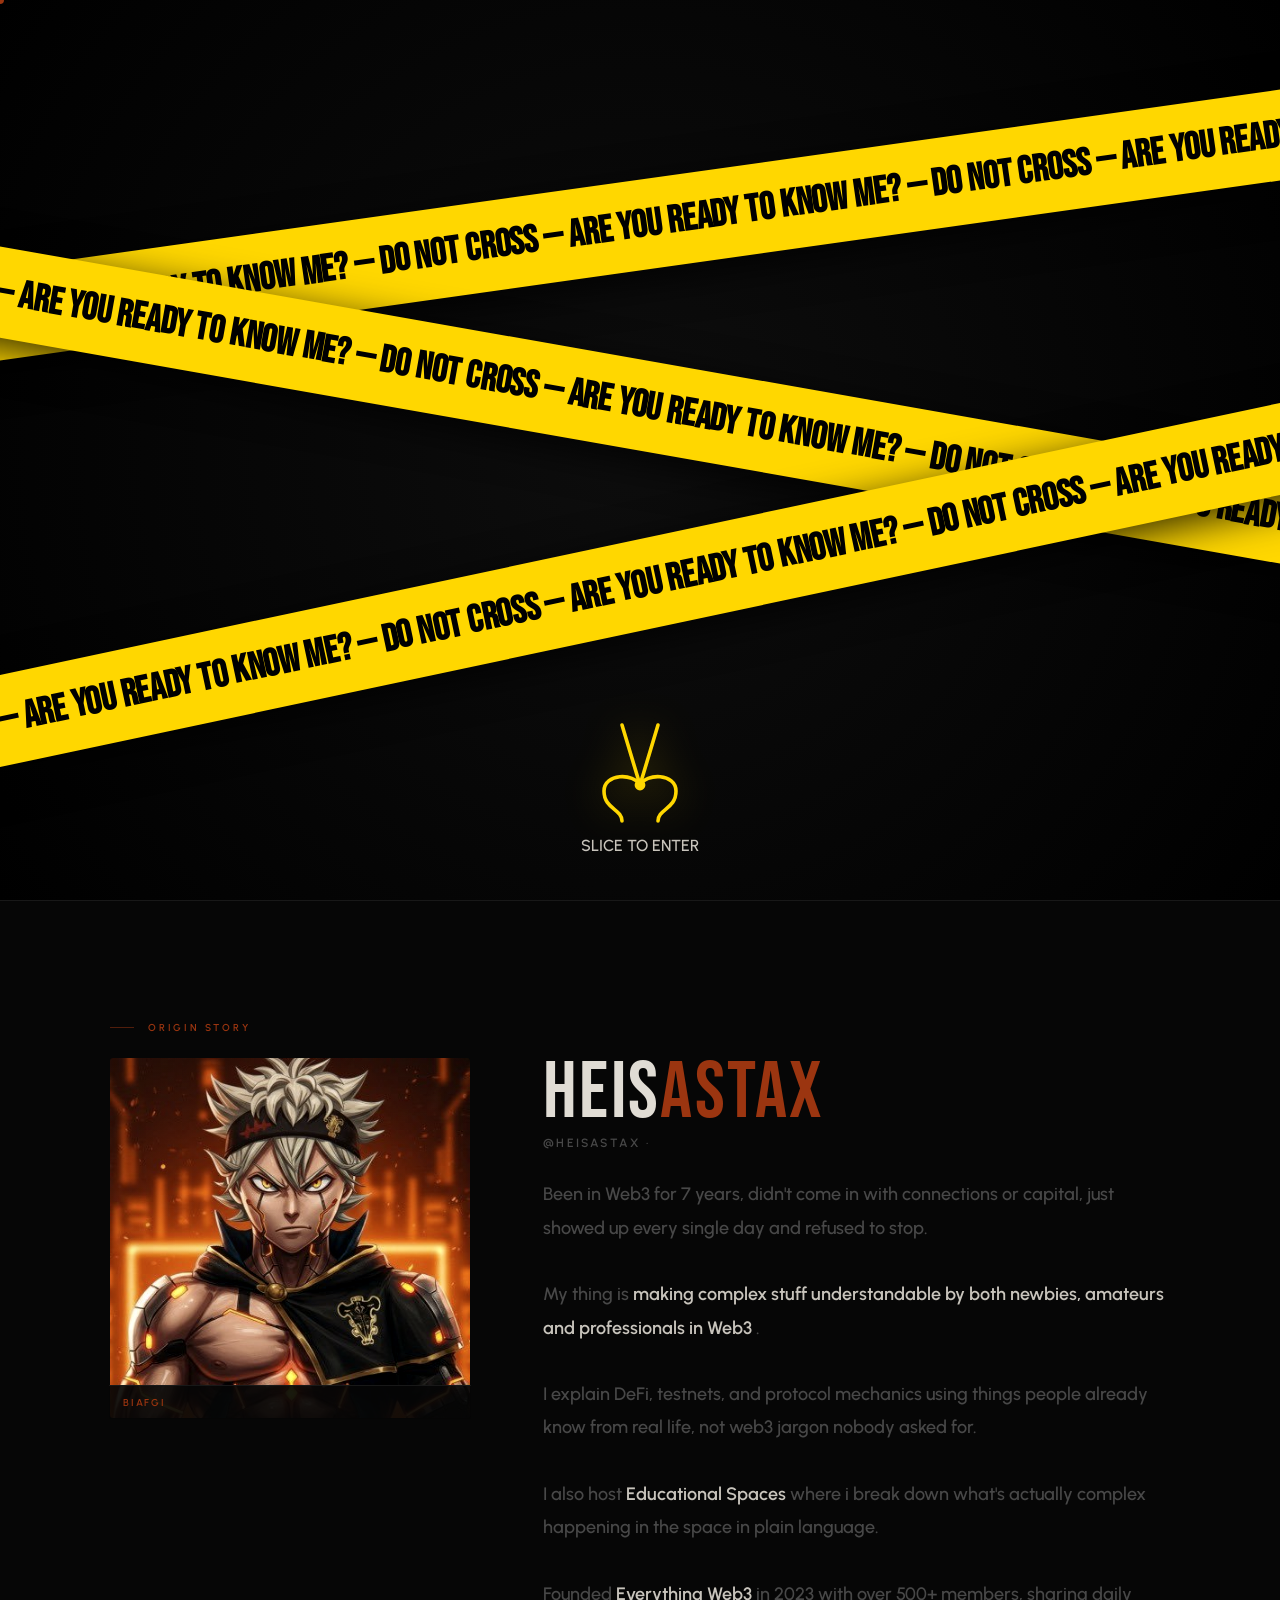
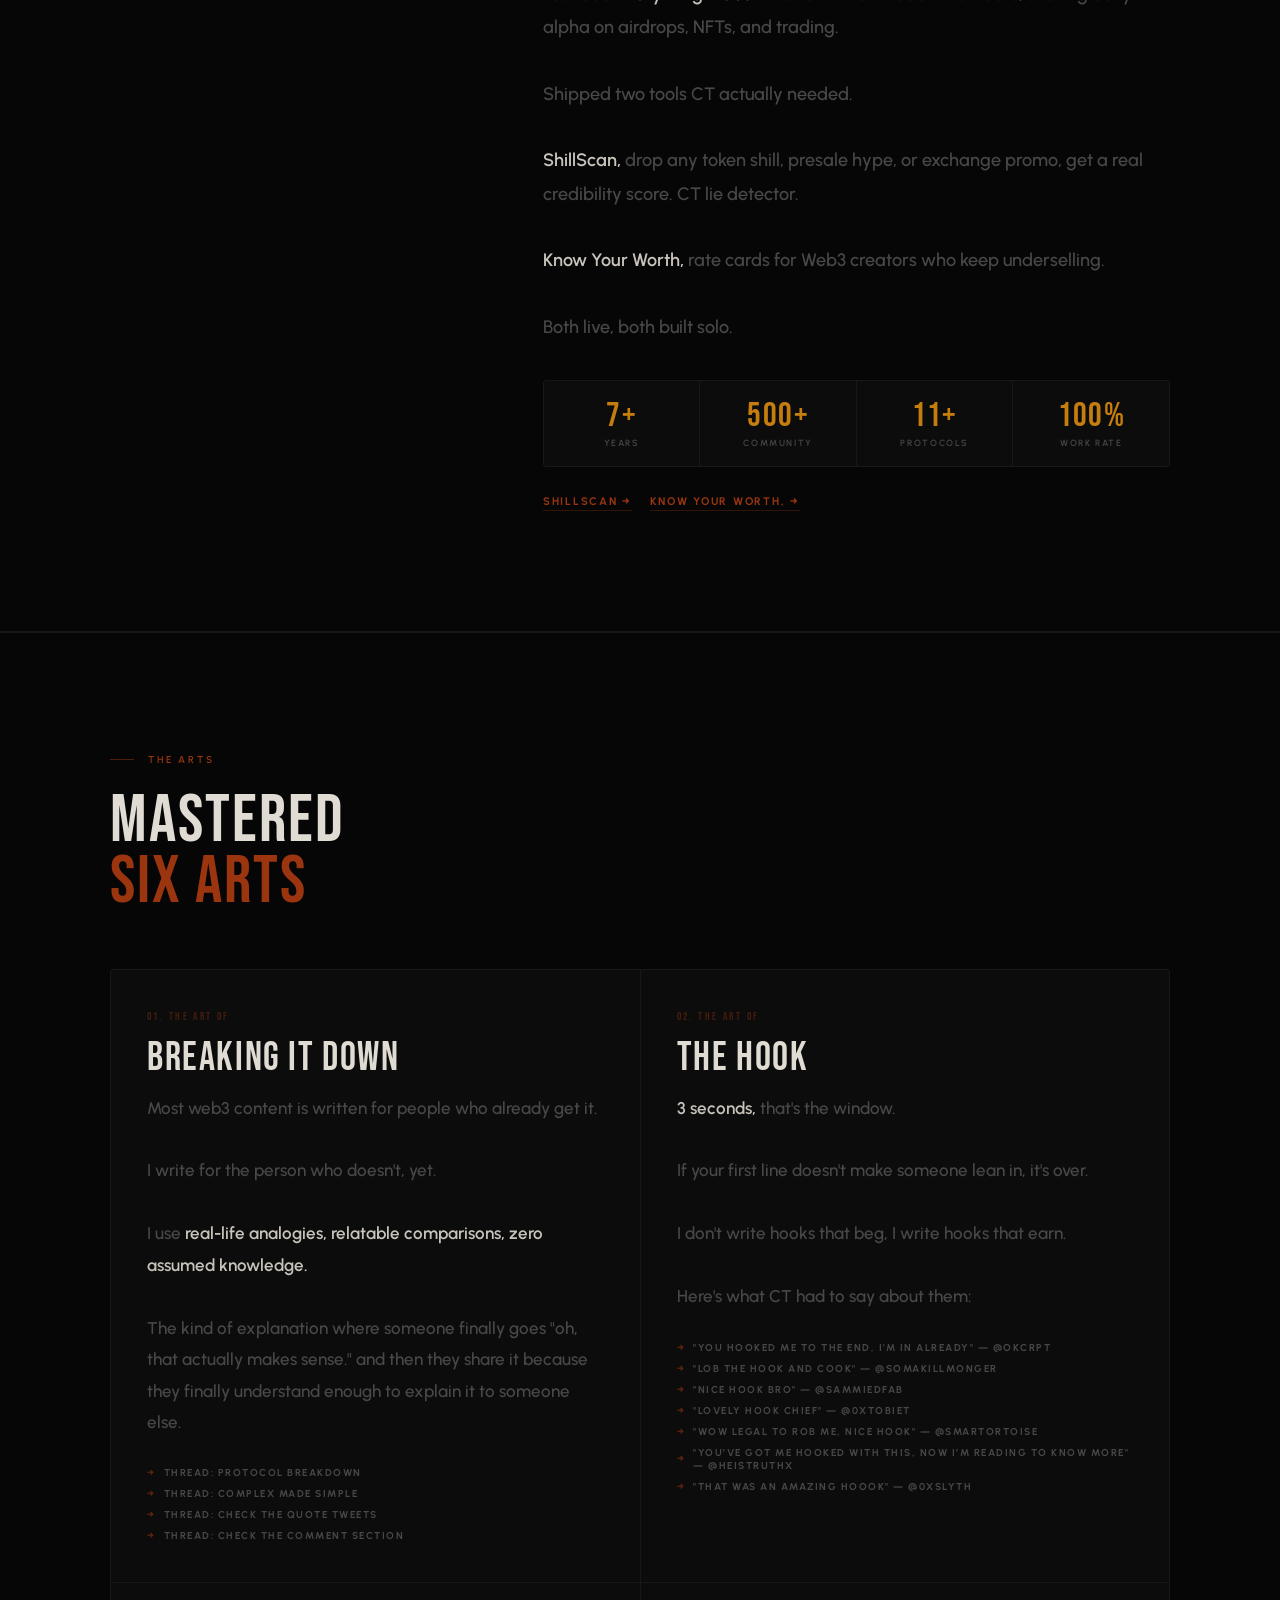
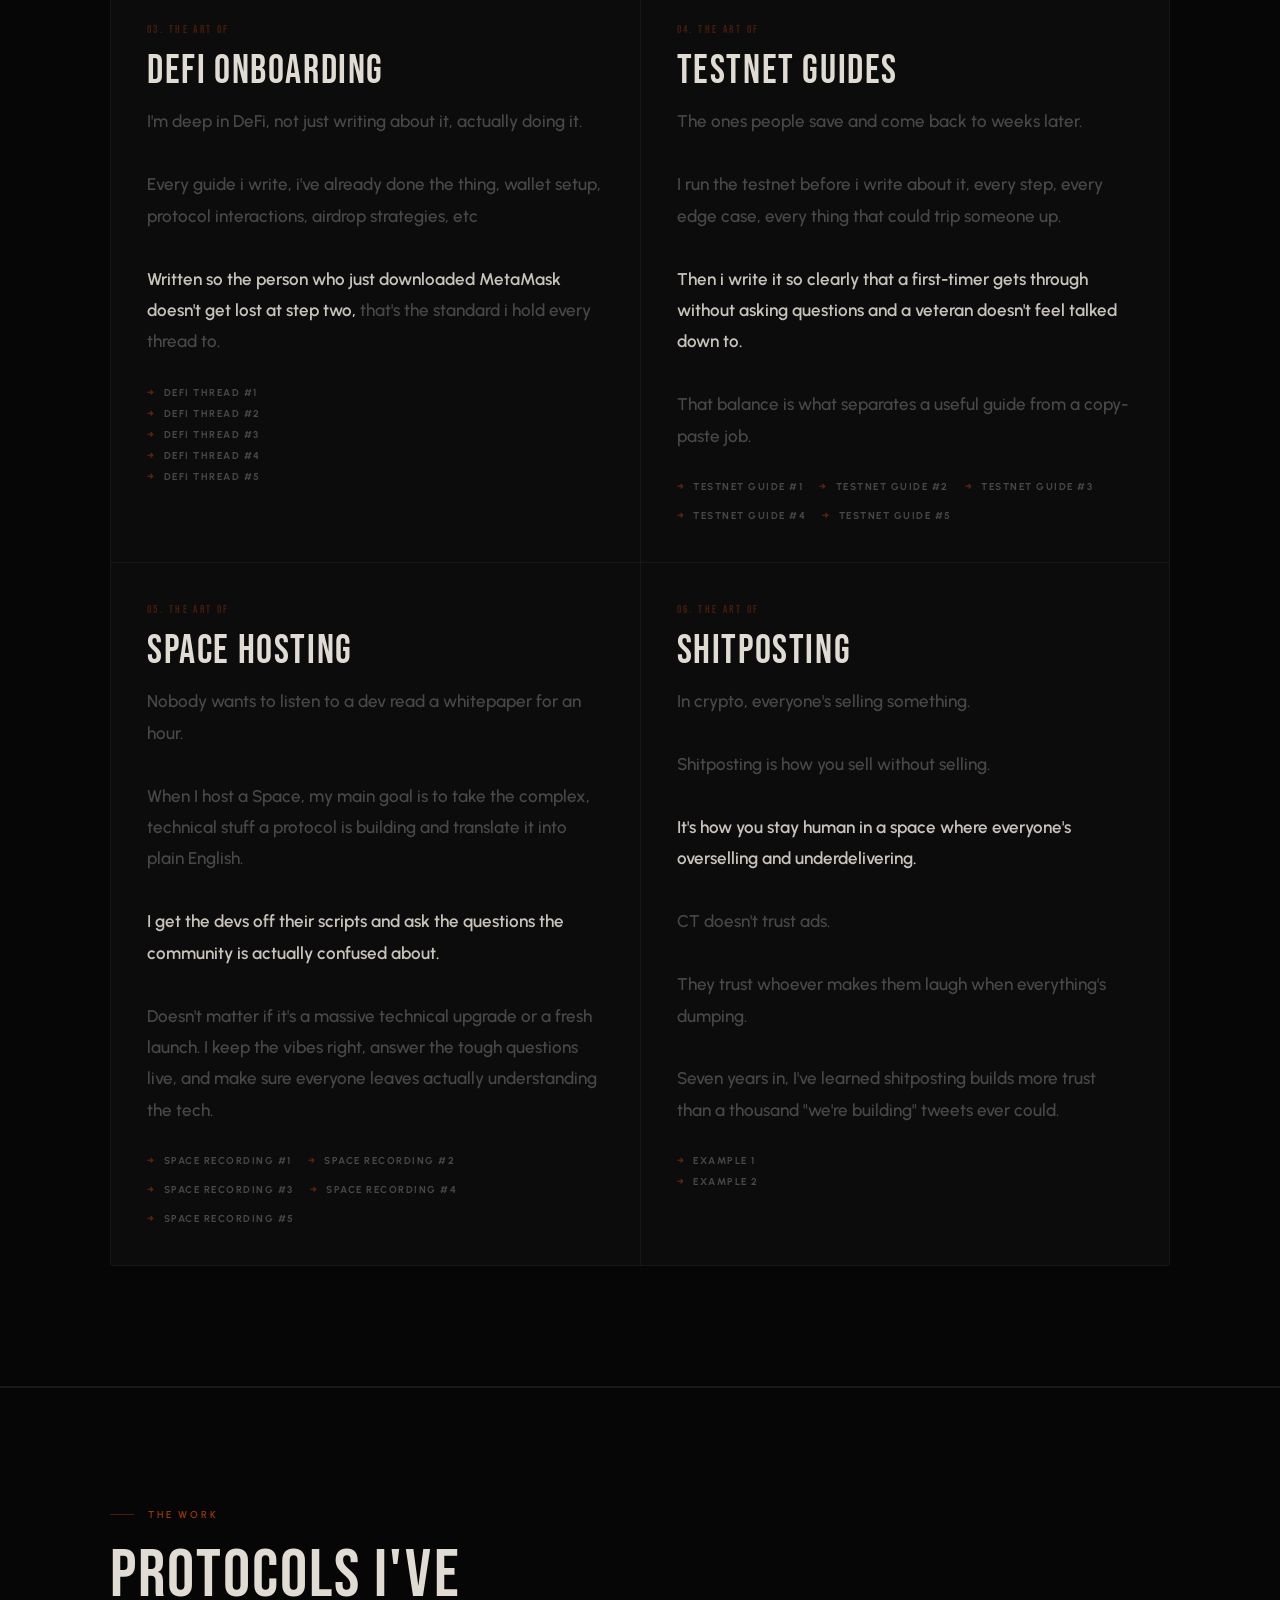
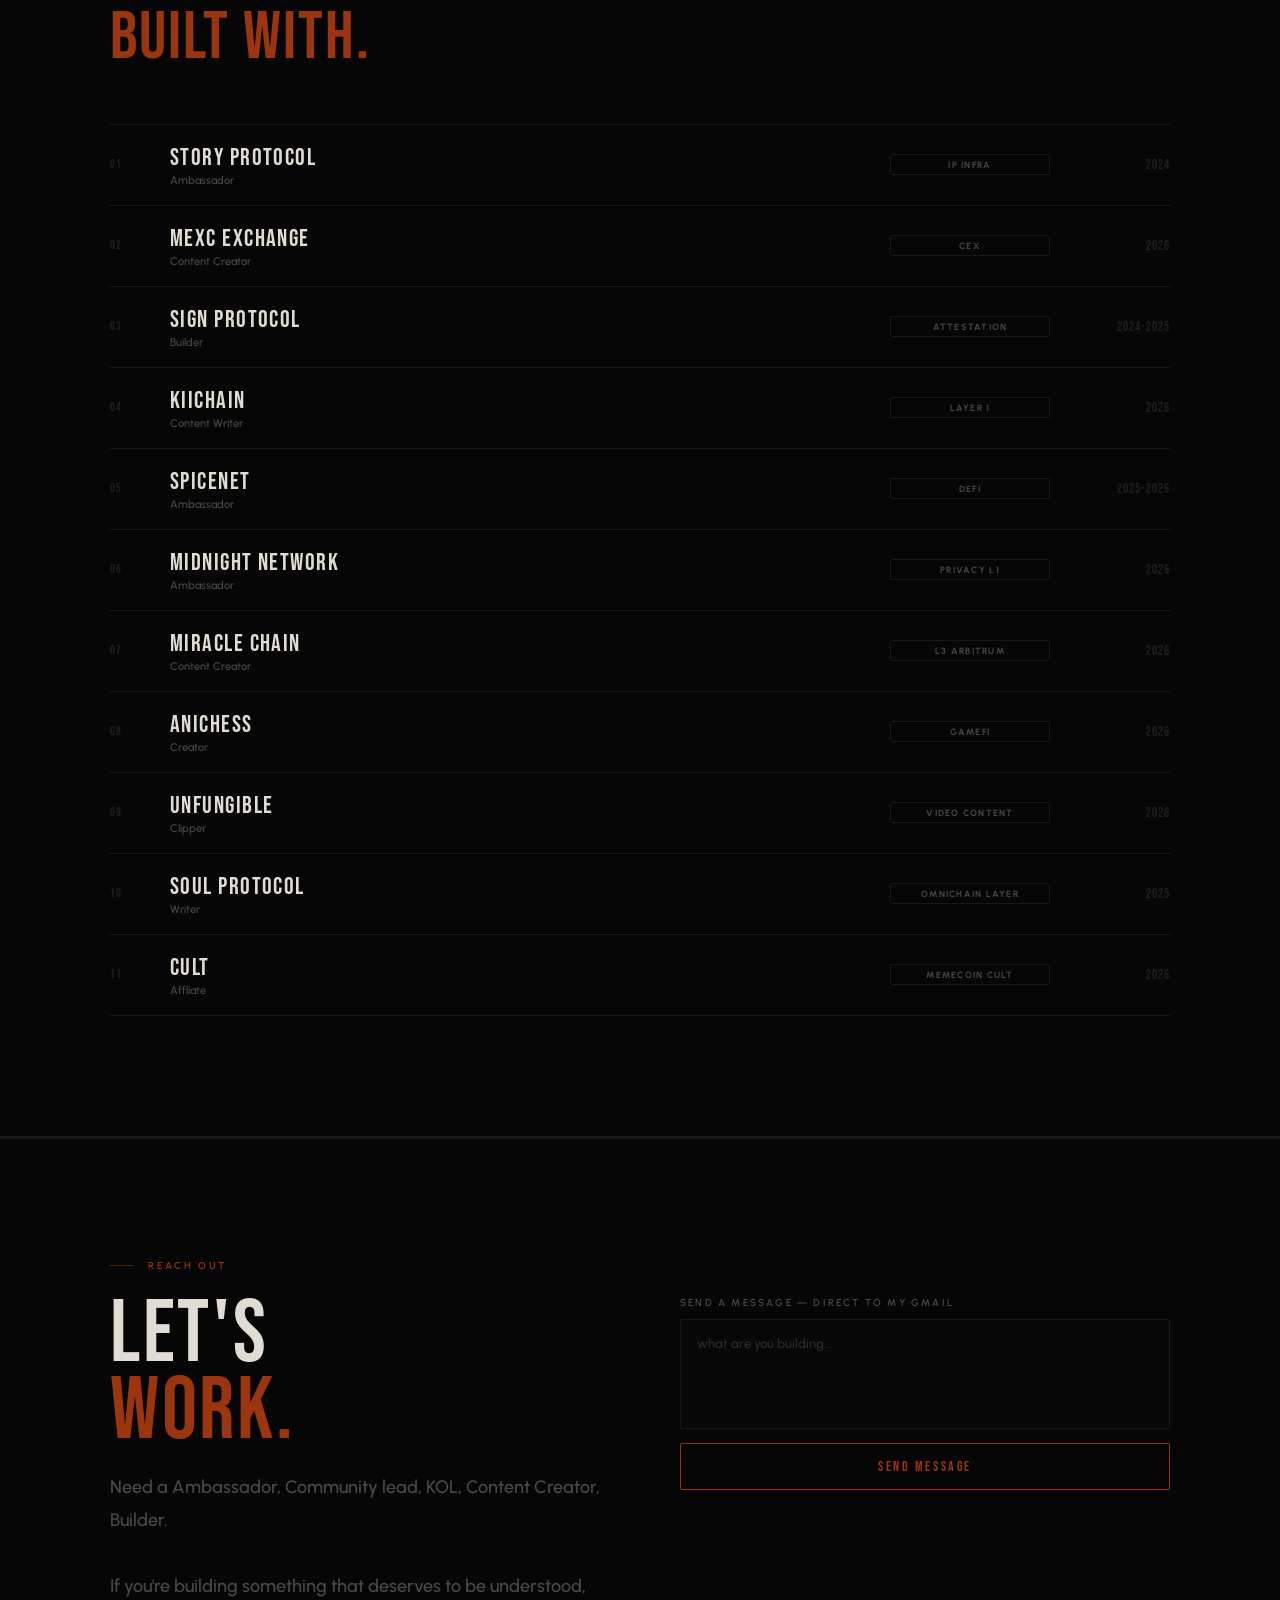
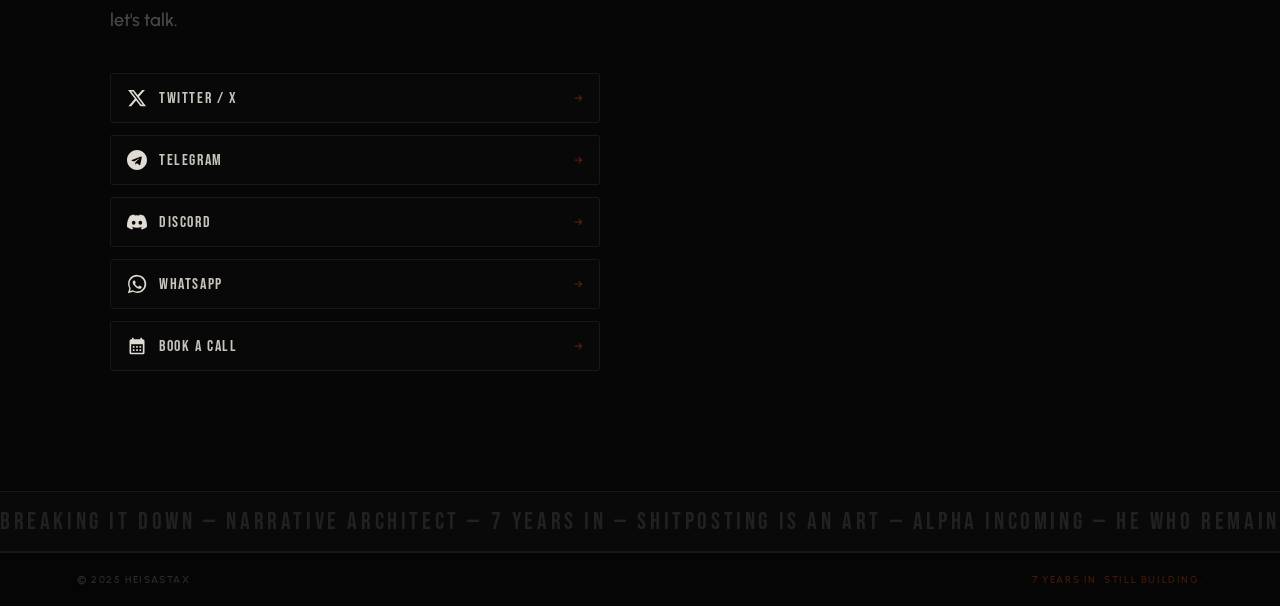
<file: index.html>
<!DOCTYPE html>
<html lang="en">

<head>
    <meta charset="UTF-8">
    <meta name="viewport" content="width=device-width, initial-scale=1.0">
    <title>ABOUT ASTA</title>
    <meta name="description"
        content="7 years in. Still building. Expert DeFi onboarding, Technical content creation, and High-vibe Space hosting for top-tier Web3 protocols.">
    <meta property="og:title" content="ABOUT ASTA">
    <meta property="og:description" content="Breaking down complex tech. Building tools CT actually uses.">
    <link rel="icon" type="image/x-icon" href="assets/images/favicon.png">
    <link
        href="https://fonts.googleapis.com/css2?family=Bebas+Neue&family=Urbanist:ital,wght@0,300;0,400;0,550;0,600;0,900;1,300&display=swap"
        rel="stylesheet">
    <link rel="stylesheet" href="assets/css/style.css">
</head>

<body>

    <!-- SITE LOADER -->
    <div id="loader">
        <div class="loader-bg"></div>
        <div class="tape-vibe">
            <!-- Diagonal Tapes (Repeating Text) -->
            <div class="tape diag-tape tape-1">
                <span>DO NOT CROSS — ARE YOU READY TO KNOW ME? — DO NOT CROSS — ARE YOU READY TO KNOW ME? — DO NOT CROSS
                    — ARE YOU READY TO KNOW ME? — DO NOT CROSS — ARE YOU READY TO KNOW ME? — DO NOT CROSS — ARE YOU
                    READY TO KNOW ME?</span>
            </div>
            <div class="tape diag-tape tape-2">
                <span>DO NOT CROSS — ARE YOU READY TO KNOW ME? — DO NOT CROSS — ARE YOU READY TO KNOW ME? — DO NOT CROSS
                    — ARE YOU READY TO KNOW ME? — DO NOT CROSS — ARE YOU READY TO KNOW ME? — DO NOT CROSS — ARE YOU
                    READY TO KNOW ME?</span>
            </div>
            <div class="tape diag-tape tape-3">
                <span>DO NOT CROSS — ARE YOU READY TO KNOW ME? — DO NOT CROSS — ARE YOU READY TO KNOW ME? — DO NOT CROSS
                    — ARE YOU READY TO KNOW ME? — DO NOT CROSS — ARE YOU READY TO KNOW ME? — DO NOT CROSS — ARE YOU
                    READY TO KNOW ME?</span>
            </div>
        </div>

        <div id="scissor-trigger">
            <div class="scissor-svg">
                <svg viewBox="0 0 100 120" fill="none" stroke="currentColor" stroke-width="3" stroke-linecap="round"
                    stroke-linejoin="round">
                    <!-- Pivot -->
                    <circle cx="50" cy="70" r="3" fill="currentColor" />
                    <!-- Left Blade -->
                    <path d="M35 100 C 35 90, 20 90, 20 75 C 20 60, 45 60, 50 70 L 65 20" class="blade-left" />
                    <!-- Right Blade -->
                    <path d="M65 100 C 65 90, 80 90, 80 75 C 80 60, 55 60, 50 70 L 35 20" class="blade-right" />
                </svg>
            </div>
            <div class="breach-label">SLICE TO ENTER</div>
        </div>
    </div>

    <canvas id="cvs"></canvas>
    <div id="cur"></div>
    <div id="cur-r"></div>

    <!-- NAV -->
    <nav>
        <div class="nav-logo">heis<span class="e">asta</span>X</div>
        <ul class="nav-links">
            <li><a href="#about">about</a></li>
            <li><a href="#crafts">crafts</a></li>
            <li><a href="#projects">work</a></li>
            <li><a href="#contact">contact</a></li>
        </ul>
        <button class="burger" id="burger" onclick="toggleMenu()" aria-label="menu">
            <span></span><span></span><span></span>
        </button>
    </nav>

    <!-- MOBILE MENU -->
    <div class="mob-menu" id="mob">
        <button class="mob-close" onclick="toggleMenu()">✕</button>
        <a href="#about" onclick="toggleMenu()">About</a>
        <a href="#crafts" onclick="toggleMenu()">Crafts</a>
        <a href="#projects" onclick="toggleMenu()">Work</a>
        <a href="#contact" onclick="toggleMenu()">Contact</a>
    </div>

    <!-- HERO -->
    <section id="hero">
        <div class="hero-inner">
            <div class="hero-status rv"><span class="dot"></span><span>available for jobs</span>
            </div>
            <h1 class="hero-h1 rv">
                <div>HE<span class="e"> WHO</span></div>
                <div class="g">REMAINS.</div>
            </h1>
            <div class="hero-row rv2">
                <p class="hero-desc">
                    <strong>I'm Asta (aka Biafgi).</strong><br><br> I break down what CT overcomplicates, build tools
                    people actually use, and
                    make narratives land.<br><br>
                    I'm a Community Founder, KOL, Space Host, and Web Developer best known for answering the technical
                    questions that protocols struggle to explain.<br><br>

                    When protocols need their story told right, they call me.
                </p>
                <div class="hero-ctas">
                    <a href="https://x.com/heisastaX" target="_blank" class="btn-p">𝕏 @heisastaX</a>
                    <a href="https://x.com/heisastaX/highlights" target="_blank" class="btn-s">see my highlights</a>
                </div>
            </div>
        </div>
    </section>

    <div class="section-rule"></div>

    <!-- ABOUT -->
    <section id="about">
        <div class="container">
            <div class="eyebrow rv">origin story</div>
            <div class="about-grid">
                <div class="about-img rv">
                    <img src="[data-uri]"
                        alt="heisastaX">
                    <div class="img-label"><a href="" class="k a"></a> <span> BIAFGI</span></div>
                </div>
                <div>
                    <div class="about-name rv">HEIS<span class="e">ASTAX</span></div>
                    <div class="about-handle rv">@heisastaX ·</div>
                    <p class="about-bio rv">
                        Been in Web3 for 7 years, didn't come in with connections or capital, just showed up every
                        single day and refused to stop.<br><br>
                        My thing is <strong>making complex stuff understandable by both newbies, amateurs and
                            professionals in Web3 </strong>.<br><br> I explain DeFi,
                        testnets, and protocol mechanics using things people already know from real life, not web3
                        jargon nobody asked for.<br><br> I also host <strong>Educational Spaces</strong> where i break
                        down
                        what's actually complex happening in the space in plain language.<br><br>
                        Founded <strong>Everything Web3</strong> in 2023 with over 500+ members, sharing daily alpha on
                        airdrops, NFTs,
                        and trading. <br><br>
                        Shipped two tools CT actually needed.<br><br> <strong>ShillScan,</strong> drop any token shill,
                        presale
                        hype, or exchange promo, get a real credibility score. CT lie detector.<br><br> <strong>Know
                            Your
                            Worth,</strong> rate cards for Web3 creators who keep underselling. <br><br>Both live, both
                        built
                        solo.
                    </p>
                    <div class="stats-strip rv2">
                        <div class="stat">
                            <div class="stat-n">7+</div>
                            <div class="stat-l">Years</div>
                        </div>
                        <div class="stat">
                            <div class="stat-n">500+</div>
                            <div class="stat-l">Community</div>
                        </div>
                        <div class="stat">
                            <div class="stat-n">11+</div>
                            <div class="stat-l">Protocols</div>
                        </div>
                        <div class="stat">
                            <div class="stat-n">100%</div>
                            <div class="stat-l">Work Rate</div>
                        </div>
                    </div>
                    <div style="display:flex;gap:10px;flex-wrap:wrap;margin-bottom:0;">
                        <a href="https://www.shillscan.xyz" target="_blank" class="kyw-link rv3"
                            style="margin-right:8px;"> shillscan →</a>
                        <a href="https://kywapp.xyz" target="_blank" class="kyw-link rv3"> know your worth,
                            →</a>
                    </div>
                </div>
            </div>
        </div>
    </section>

    <div class="section-rule"></div>

    <!-- CRAFTS -->
    <section id="crafts">
        <div class="container">
            <div class="eyebrow rv">the arts</div>
            <div class="crafts-head rv">MASTERED<br><span class="e">SIX ARTS</span></div>
            <div class="craft-block">

                <div class="craft rv">
                    <div class="craft-num">01. THE ART OF</div>
                    <div class="craft-title">BREAKING IT DOWN</div>
                    <p class="craft-desc">
                        Most web3 content is written for people who already get it.<br><br> I write for the person who
                        doesn't,
                        yet.<br><br>
                        I use <strong>real-life analogies, relatable comparisons, zero assumed
                            knowledge.<br><br></strong>
                        The kind of explanation where someone finally goes "oh, that actually makes sense." and then
                        they share it because they finally understand enough to explain it to someone else.
                    </p>
                    <div class="craft-links">
                        <a href="https://x.com/heisastaX/status/1909134872037277937" target="_blank"
                            class="craft-link">thread: protocol breakdown</a>
                        <a href="https://x.com/heisastaX/status/1899906312990835019" target="_blank"
                            class="craft-link">thread: complex made simple</a>
                        <a href="https://x.com/heisastax/status/1944048474799964266" target="_blank"
                            class="craft-link">thread: check the quote tweets</a>
                        <a href="https://x.com/heisastax/status/1941564307696992371" target="_blank"
                            class="craft-link">thread: Check the comment section</a>
                    </div>
                </div>

                <div class="craft rv">
                    <div class="craft-num">02. THE ART OF</div>
                    <div class="craft-title">THE HOOK</div>
                    <p class="craft-desc">
                        <strong>3 seconds,</strong> that's the window.<br><br> If your first line doesn't make someone
                        lean in,
                        it's over.<br><br>
                        I don't write hooks that beg, I write hooks that earn.<br><br> Here's what CT had to say
                        about them:
                    </p>
                    <div class="craft-links">
                        <a href="https://x.com/OKcrpt/status/2045522485966205139" target="_blank"
                            class="craft-link">"you hooked me to the end, i'm in already" — @OKcrpt</a>
                        <a href="https://x.com/somakillmonger/status/2045531412623675435" target="_blank"
                            class="craft-link">"lob the hook and cook" — @somakillmonger</a>
                        <a href="https://x.com/sammiedfab/status/2045551422876385366" target="_blank"
                            class="craft-link">"Nice hook bro" — @sammiedfab</a>
                        <a href="https://x.com/0xtobiet_/status/2034330331130503380" target="_blank"
                            class="craft-link">"lovely hook chief" — @0xtobiet</a>
                        <a href="https://x.com/Smartortoise/status/2037434610028556693" target="_blank"
                            class="craft-link">"wow legal to rob me, nice hook" — @Smartortoise</a>
                        <a href=" https://x.com/heistruthX/status/2037463925654962196" target="_blank"
                            class="craft-link">"you’ve got me hooked with this, now i’m reading to know more" —
                            @heistruthX</a>
                        <a href="https://x.com/0xSlyth/status/2037541773493576111" target="_blank"
                            class="craft-link">"that was an amazing hoook" — @0xSlyth</a>
                    </div>
                </div>

                <div class="craft rv">
                    <div class="craft-num">03. THE ART OF</div>
                    <div class="craft-title">DEFI ONBOARDING</div>
                    <p class="craft-desc">
                        I'm deep in DeFi, not just writing about it, actually doing it.<br><br> Every guide i write,
                        i've
                        already done the thing, wallet setup, protocol interactions, airdrop strategies, etc<br><br>
                        <strong>Written so the person who just downloaded MetaMask doesn't get lost at step
                            two, </strong> that's the standard i hold every thread to.
                    </p>
                    <div class="craft-links">
                        <a href="https://x.com/heisastaX/status/1967661084497809647" target="_blank"
                            class="craft-link">defi thread #1</a>
                        <a href="https://x.com/heisastaX/status/1980325764919873795" target="_blank"
                            class="craft-link">defi thread #2</a>
                        <a href="https://x.com/heisastaX/status/1928377304041804097" target="_blank"
                            class="craft-link">defi thread #3</a>
                        <a href="https://x.com/heisastaX/status/1925798995433058799" target="_blank"
                            class="craft-link">defi thread #4</a>
                        <a href="https://x.com/heisastaX/status/1910054294285328876" target="_blank"
                            class="craft-link">defi thread #5</a>
                    </div>
                </div>

                <div class="craft rv">
                    <div class="craft-num">04. THE ART OF</div>
                    <div class="craft-title">TESTNET GUIDES</div>
                    <p class="craft-desc">
                        The ones people save and come back to weeks later.<br><br> I run the testnet before i write
                        about it,
                        every step, every edge case, every thing that could trip someone up.<br><br> <strong>Then i
                            write it so
                            clearly that a first-timer gets through without asking questions and a veteran doesn't feel
                            talked down to.<br><br></strong> That balance is what separates a useful guide from a
                        copy-paste
                        job.
                    </p>
                    <div class="craft-links" style="flex-direction:row;flex-wrap:wrap;gap:16px;">
                        <a href="https://x.com/heisastaX/status/1902023737991451102" target="_blank"
                            class="craft-link">testnet guide #1</a>
                        <a href="https://x.com/heisastaX/status/1947678432944353505" target="_blank"
                            class="craft-link">testnet guide #2</a>
                        <a href="https://x.com/heisastaX/status/1906810623129731545" target="_blank"
                            class="craft-link">testnet guide #3</a>
                        <a href="https://x.com/heisastaX/status/1912049268841472062" target="_blank"
                            class="craft-link">testnet guide #4</a>
                        <a href="https://x.com/heisastaX/status/1915334065474912399" target="_blank"
                            class="craft-link">testnet guide #5</a>
                    </div>
                </div>

                <div class="craft rv">
                    <div class="craft-num">05. THE ART OF</div>
                    <div class="craft-title">SPACE HOSTING</div>
                    <p class="craft-desc">
                        Nobody wants to listen to a dev read a whitepaper for an hour.<br><br> When I host a Space, my
                        main goal is to take the complex, technical stuff a protocol is building and translate it into
                        plain English.<br><br>
                        <strong>I get the devs off their scripts and ask the questions the community is actually
                            confused about.</strong><br><br>
                        Doesn't matter if it's a massive technical upgrade or a fresh launch. I keep the vibes right,
                        answer the tough questions live, and make sure everyone leaves actually understanding the tech.
                    </p>
                    <div class="craft-links" style="flex-direction:row;flex-wrap:wrap;gap:16px;">
                        <a href="https://x.com/heisastaX/status/1902806597694546004" target="_blank"
                            class="craft-link">space recording #1</a>
                        <a href="https://x.com/heisastaX/status/1924908325373657314" target="_blank"
                            class="craft-link">space recording #2</a>
                        <a href="https://x.com/heisastaX/status/1894463314018611546" target="_blank"
                            class="craft-link">space recording #3</a>
                        <a href="https://x.com/heisastaX/status/1911117890197061948" target="_blank"
                            class="craft-link">space recording #4</a>
                        <a href="https://x.com/heisastaX/status/1920177129100087722" target="_blank"
                            class="craft-link">space recording #5</a>
                    </div>
                </div>

                <div class="craft rv">
                    <div class="craft-num">06. THE ART OF</div>
                    <div class="craft-title">SHITPOSTING</div>
                    <p class="craft-desc">
                        In crypto, everyone's selling something. <br><br> Shitposting is how you sell without
                        selling.<br><br>
                        <strong>It's how you stay human in a space where everyone's overselling and
                            underdelivering.</strong><br><br> CT doesn't trust ads.<br><br>
                        They trust whoever makes them laugh when everything's dumping.<br><br> Seven years in, I've
                        learned
                        shitposting builds more trust than a thousand "we're building" tweets ever could.
                    </p>
                    <div class="craft-links">
                        <a href="https://x.com/heisastaX/status/1977992303911313580" target="_blank"
                            class="craft-link">Example 1</a>
                        <a href=" https://x.com/heisastaX/status/2039744041579958362" target="_blank"
                            class="craft-link">Example 2</a>
                    </div>
                </div>

            </div>
        </div>
    </section>

    <div class="section-rule"></div>

    <!-- PROJECTS -->
    <section id="projects">
        <div class="container">
            <div class="eyebrow rv">the work</div>
            <div class="proj-head rv">PROTOCOLS I'VE<br><span class="e">BUILT WITH.</span></div>
            <div class="proj-table">
                <div class="proj-row rv"><span class="pnum">01</span>
                    <div class="pname-wrap">
                        <div class="pn">Story Protocol</div>
                        <div class="pr">Ambassador </div>
                    </div><span class="ptag">IP Infra</span><span class="pyear">2024</span>
                </div>
                <div class="proj-row rv"><span class="pnum">02</span>
                    <div class="pname-wrap">
                        <div class="pn">MEXC Exchange</div>
                        <div class="pr">Content Creator</div>
                    </div><span class="ptag">CEX</span><span class="pyear">2026</span>
                </div>
                <div class="proj-row rv"><span class="pnum">03</span>
                    <div class="pname-wrap">
                        <div class="pn">Sign Protocol</div>
                        <div class="pr">Builder</div>
                    </div><span class="ptag">Attestation</span><span class="pyear">2024-2025</span>
                </div>
                <div class="proj-row rv"><span class="pnum">04</span>
                    <div class="pname-wrap">
                        <div class="pn">KiiChain</div>
                        <div class="pr">Content Writer</div>
                    </div><span class="ptag">Layer 1</span><span class="pyear">2026</span>
                </div>
                <div class="proj-row rv"><span class="pnum">05</span>
                    <div class="pname-wrap">
                        <div class="pn">Spicenet</div>
                        <div class="pr">Ambassador</div>
                    </div><span class="ptag">DeFi</span><span class="pyear">2025-2026</span>
                </div>
                <div class="proj-row rv"><span class="pnum">06</span>
                    <div class="pname-wrap">
                        <div class="pn">Midnight Network</div>
                        <div class="pr">Ambassador</div>
                    </div><span class="ptag">Privacy L1</span><span class="pyear">2026</span>
                </div>
                <div class="proj-row rv"><span class="pnum">07</span>
                    <div class="pname-wrap">
                        <div class="pn">Miracle Chain</div>
                        <div class="pr">Content Creator</div>
                    </div><span class="ptag">L3 Arbitrum</span><span class="pyear">2026</span>
                </div>
                <div class="proj-row rv"><span class="pnum">08</span>
                    <div class="pname-wrap">
                        <div class="pn">Anichess</div>
                        <div class="pr">Creator</div>
                    </div><span class="ptag">GameFi</span><span class="pyear">2026</span>
                </div>
                <div class="proj-row rv"><span class="pnum">09</span>
                    <div class="pname-wrap">
                        <div class="pn">Unfungible</div>
                        <div class="pr">Clipper</div>
                    </div><span class="ptag">Video Content</span><span class="pyear">2026</span>
                </div>
                <div class="proj-row rv"><span class="pnum">10</span>
                    <div class="pname-wrap">
                        <div class="pn">Soul Protocol</div>
                        <div class="pr">Writer</div>
                    </div><span class="ptag">Omnichain Layer</span><span class="pyear">2025</span>
                </div>
                <div class="proj-row rv"><span class="pnum">11</span>
                    <div class="pname-wrap">
                        <div class="pn">Cult</div>
                        <div class="pr">Affliate</div>
                    </div><span class="ptag">Memecoin Cult</span><span class="pyear">2026</span>
                </div>
            </div>
        </div>
    </section>

    <div class="section-rule"></div>




    <div class="section-rule"></div>

    <!-- CONTACT -->
    <section id="contact">
        <div class="container">
            <div class="eyebrow rv">reach out</div>
            <div class="contact-grid">
                <div>
                    <div class="contact-h rv">LET'S<br><span class="e">WORK.</span></div>
                    <p class="contact-desc rv">Need a Ambassador, Community lead, KOL, Content Creator, Builder.<br><br>
                        If
                        you're building something that deserves to be understood, let's talk.</p>
                    <div class="socials rv">
                        <a href="https://x.com/heisastaX" target="_blank" class="social">
                            <div>
                                <div class="social-name" style="display:flex;align-items:center;gap:12px;">
                                    <svg width="20" height="20" viewBox="0 0 24 24" fill="var(--bright)">
                                        <path
                                            d="M18.244 2.25h3.308l-7.227 8.26 8.502 11.24H16.17l-5.214-6.817L4.99 21.75H1.68l7.73-8.835L1.254 2.25H8.08l4.713 6.231zm-1.161 17.52h1.833L7.084 4.126H5.117z">
                                        </path>
                                    </svg>
                                    TWITTER / X
                                </div>
                            </div>
                            <span class="social-arrow">→</span>
                        </a>
                        <a href="https://t.me/BiafgiAb" target="_blank" class="social">
                            <div>
                                <div class="social-name" style="display:flex;align-items:center;gap:12px;">
                                    <svg width="20" height="20" viewBox="0 0 24 24" fill="var(--bright)">
                                        <path
                                            d="M12 0C5.373 0 0 5.373 0 12s5.373 12 12 12 12-5.373 12-12S18.627 0 12 0zm5.894 8.221l-1.97 9.28c-.145.658-.537.818-1.084.508l-3-2.21-1.446 1.394c-.14.18-.357.223-.548.223l.188-2.85 5.18-4.686c.223-.195-.054-.305-.346-.11l-6.4 4.02-2.76-.86c-.6-.185-.61-.6.125-.89l10.736-4.135c.498-.182.946.12.725.82z" />
                                    </svg>
                                    TELEGRAM
                                </div>
                            </div>
                            <span class="social-arrow">→</span>
                        </a>
                        <a href="https://discord.gg/xNYcjrSyxa" target="_blank" class="social">
                            <div>
                                <div class="social-name" style="display:flex;align-items:center;gap:12px;">
                                    <svg width="20" height="20" viewBox="0 0 24 24" fill="var(--bright)">
                                        <path
                                            d="M20.317 4.37a19.791 19.791 0 0 0-4.885-1.515.074.074 0 0 0-.079.037c-.21.375-.444.864-.608 1.25a18.27 18.27 0 0 0-5.487 0 12.64 12.64 0 0 0-.617-1.25.077.077 0 0 0-.079-.037A19.736 19.736 0 0 0 3.677 4.37a.05.05 0 0 0-.032.027C.533 9.046-.32 13.58.099 18.057a.082.082 0 0 0 .031.057 19.9 19.9 0 0 0 5.993 3.03.078.078 0 0 0 .084-.028 14.09 14.09 0 0 0 1.226-1.994.076.076 0 0 0-.041-.106 13.107 13.107 0 0 1-1.872-.892.077.077 0 0 1-.008-.128 10.2 10.2 0 0 0 .372-.292.074.074 0 0 1 .077-.01c3.928 1.793 8.18 1.793 12.062 0a.074.074 0 0 1 .078.01c.12.098.246.198.373.292a.077.077 0 0 1-.006.127 12.299 12.299 0 0 1-1.873.892.077.077 0 0 0-.041.107c.36.698.772 1.362 1.225 1.993a.076.076 0 0 0 .084.028 19.839 19.839 0 0 0 6.002-3.03.077.077 0 0 0 .032-.054c.5-5.177-.838-9.674-3.549-13.66a.061.061 0 0 0-.031-.028zM8.02 15.33c-1.183 0-2.157-1.085-2.157-2.419 0-1.333.956-2.419 2.157-2.419 1.21 0 2.176 1.096 2.157 2.42 0 1.333-.956 2.418-2.157 2.418zm7.975 0c-1.183 0-2.157-1.085-2.157-2.419 0-1.333.955-2.419 2.157-2.419 1.21 0 2.176 1.096 2.157 2.42 0 1.333-.946 2.418-2.157 2.418z" />
                                    </svg>
                                    DISCORD
                                </div>
                            </div>
                            <span class="social-arrow">→</span>
                        </a>
                        <a href="https://wa.me/2347067075973" target="_blank" class="social">
                            <div>
                                <div class="social-name" style="display:flex;align-items:center;gap:12px;">
                                    <svg width="20" height="20" viewBox="0 0 24 24" fill="var(--bright)">
                                        <path
                                            d="M12.016 1.002c-5.918 0-10.72 4.802-10.72 10.718 0 1.892.492 3.737 1.428 5.36L1.134 23.003l6.059-1.587c1.584.846 3.364 1.293 5.175 1.293 5.918 0 10.72-4.803 10.72-10.719 0-5.916-4.802-10.718-10.72-10.718zM12 21.05c-1.636 0-3.238-.43-4.636-1.244l-.33-.19-3.418.895.912-3.328-.215-.34C3.484 15.534 3.037 13.79 3.037 12c0-4.945 4.025-8.97 8.963-8.97 4.94 0 8.964 4.025 8.964 8.97 0 4.943-4.025 8.966-8.964 8.966zm4.86-6.192c-.267-.133-1.579-.78-1.823-.87-.245-.09-.422-.133-.598.133-.178.267-.689.87-.845 1.047-.156.177-.311.2-.578.066-1.517-.743-2.584-1.657-3.365-3.14-.155-.29-.016-.447.118-.58.118-.12.267-.312.4-.467.133-.156.178-.267.266-.444.089-.178.045-.333-.022-.467-.067-.133-.598-1.444-.82-1.977-.215-.522-.435-.452-.598-.46-.156-.008-.333-.008-.511-.008-.178 0-.467.067-.711.334-.244.267-.933.911-.933 2.222 0 1.311.956 2.578 1.089 2.756.133.178 1.889 2.87 4.567 4.026.638.275 1.135.439 1.523.562.643.204 1.229.175 1.691.106.516-.076 1.579-.645 1.802-1.267.222-.622.222-1.155.156-1.266-.067-.111-.245-.178-.511-.311z" />
                                    </svg>
                                    WHATSAPP
                                </div>
                            </div>
                            <span class="social-arrow">→</span>
                        </a>
                        <a href="https://calendly.com/heisastax" target="_blank" class="social">
                            <div>
                                <div class="social-name" style="display:flex;align-items:center;gap:12px;">
                                    <svg width="20" height="20" viewBox="0 0 24 24" fill="var(--bright)">
                                        <path
                                            d="M19 4h-1V2h-2v2H8V2H6v2H5c-1.11 0-1.99.9-1.99 2L3 20a2 2 0 0 0 2 2h14c1.1 0 2-.9 2-2V6c0-1.1-.9-2-2-2zm0 16H5V10h14v10zM9 14H7v-2h2v2zm4 0h-2v-2h2v2zm4 0h-2v-2h2v2zm-8 4H7v-2h2v2zm4 0h-2v-2h2v2zm4 0h-2v-2h2v2z" />
                                    </svg>
                                    BOOK A CALL
                                </div>
                            </div>
                            <span class="social-arrow">→</span>
                        </a>
                    </div>
                </div>
                <div class="rv2">
                    <label class="form-label">send a message — direct to my gmail </label>
                    <textarea class="form-area" id="msg" placeholder="what are you building..."></textarea>
                    <button class="form-btn" onclick="sendMsg()">SEND MESSAGE</button>
                    <div id="status"></div>
                </div>
            </div>
        </div>
    </section>

    <!-- ALPHA TICKER -->
    <div class="ticker-wrap">
        <div class="ticker">
            <span>BREAKING IT DOWN — NARRATIVE ARCHITECT — 7 YEARS IN — SHITPOSTING IS AN ART — ALPHA INCOMING — HE WHO
                REMAINS — MODULAR INFRA — IP PROTOCOLS — DEFI ONBOARDING — BREAKING IT DOWN — NARRATIVE ARCHITECT — 7
                YEARS IN — SHITPOSTING IS AN ART — ALPHA INCOMING — HE WHO REMAINS — MODULAR INFRA — IP PROTOCOLS — DEFI
                ONBOARDING —</span>
        </div>
    </div>

    <footer>
        <span>© 2025 heisastaX</span>
        <span class="e">7 years in. still building.</span>
    </footer>


    <script src="assets/js/script.js"></script>
</body>

</html>
</file>
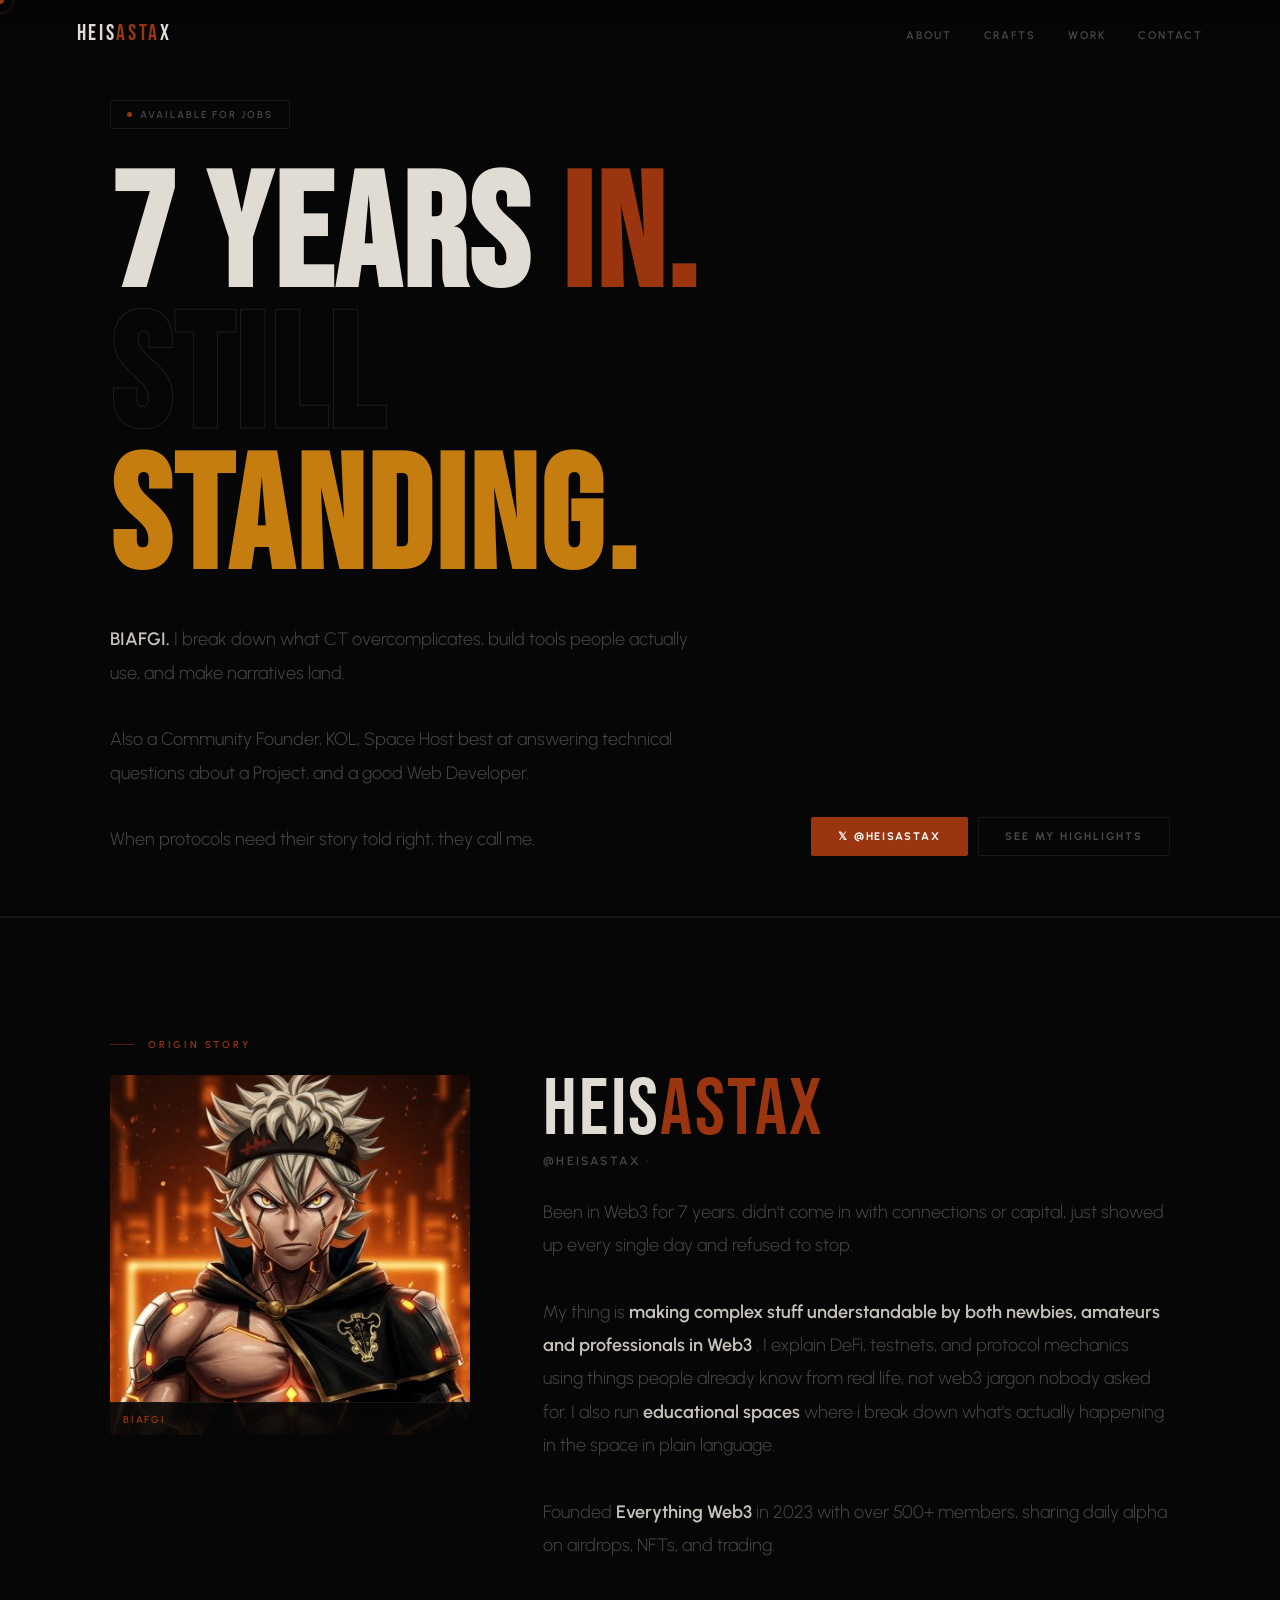
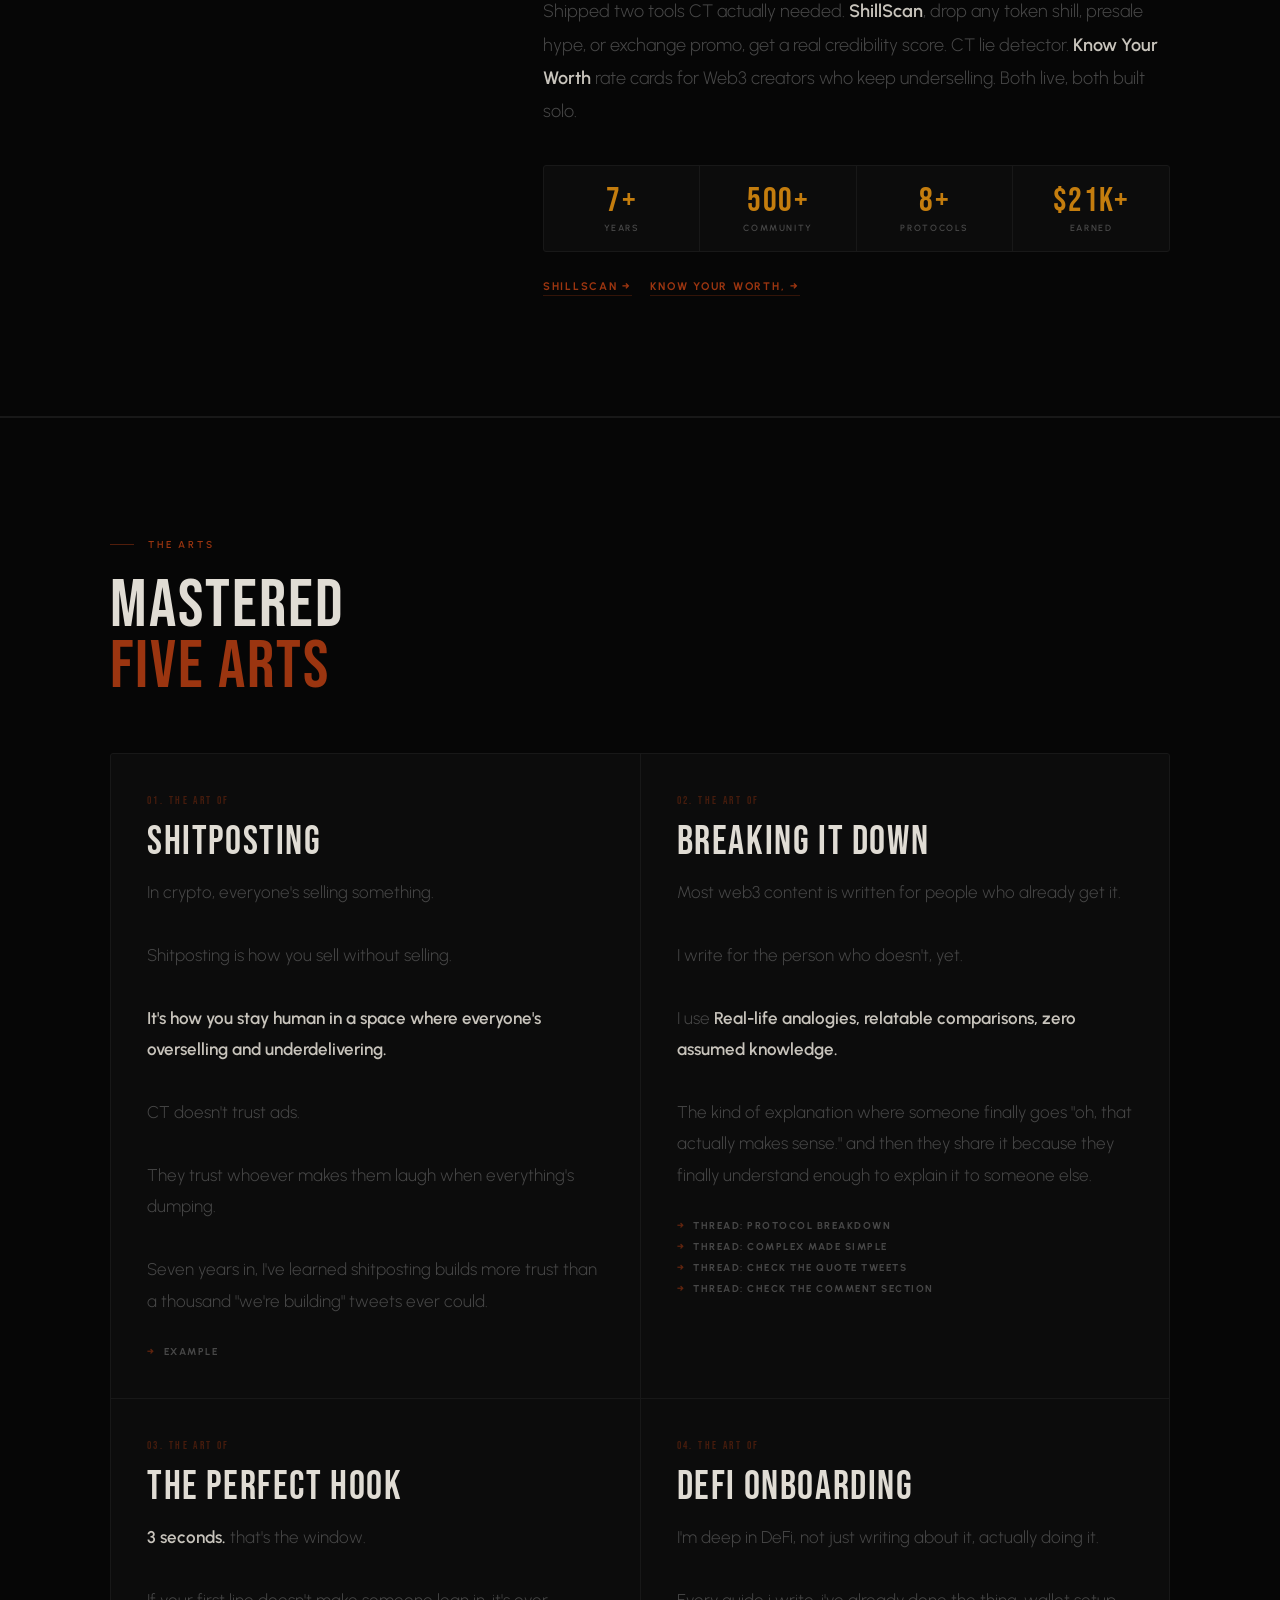
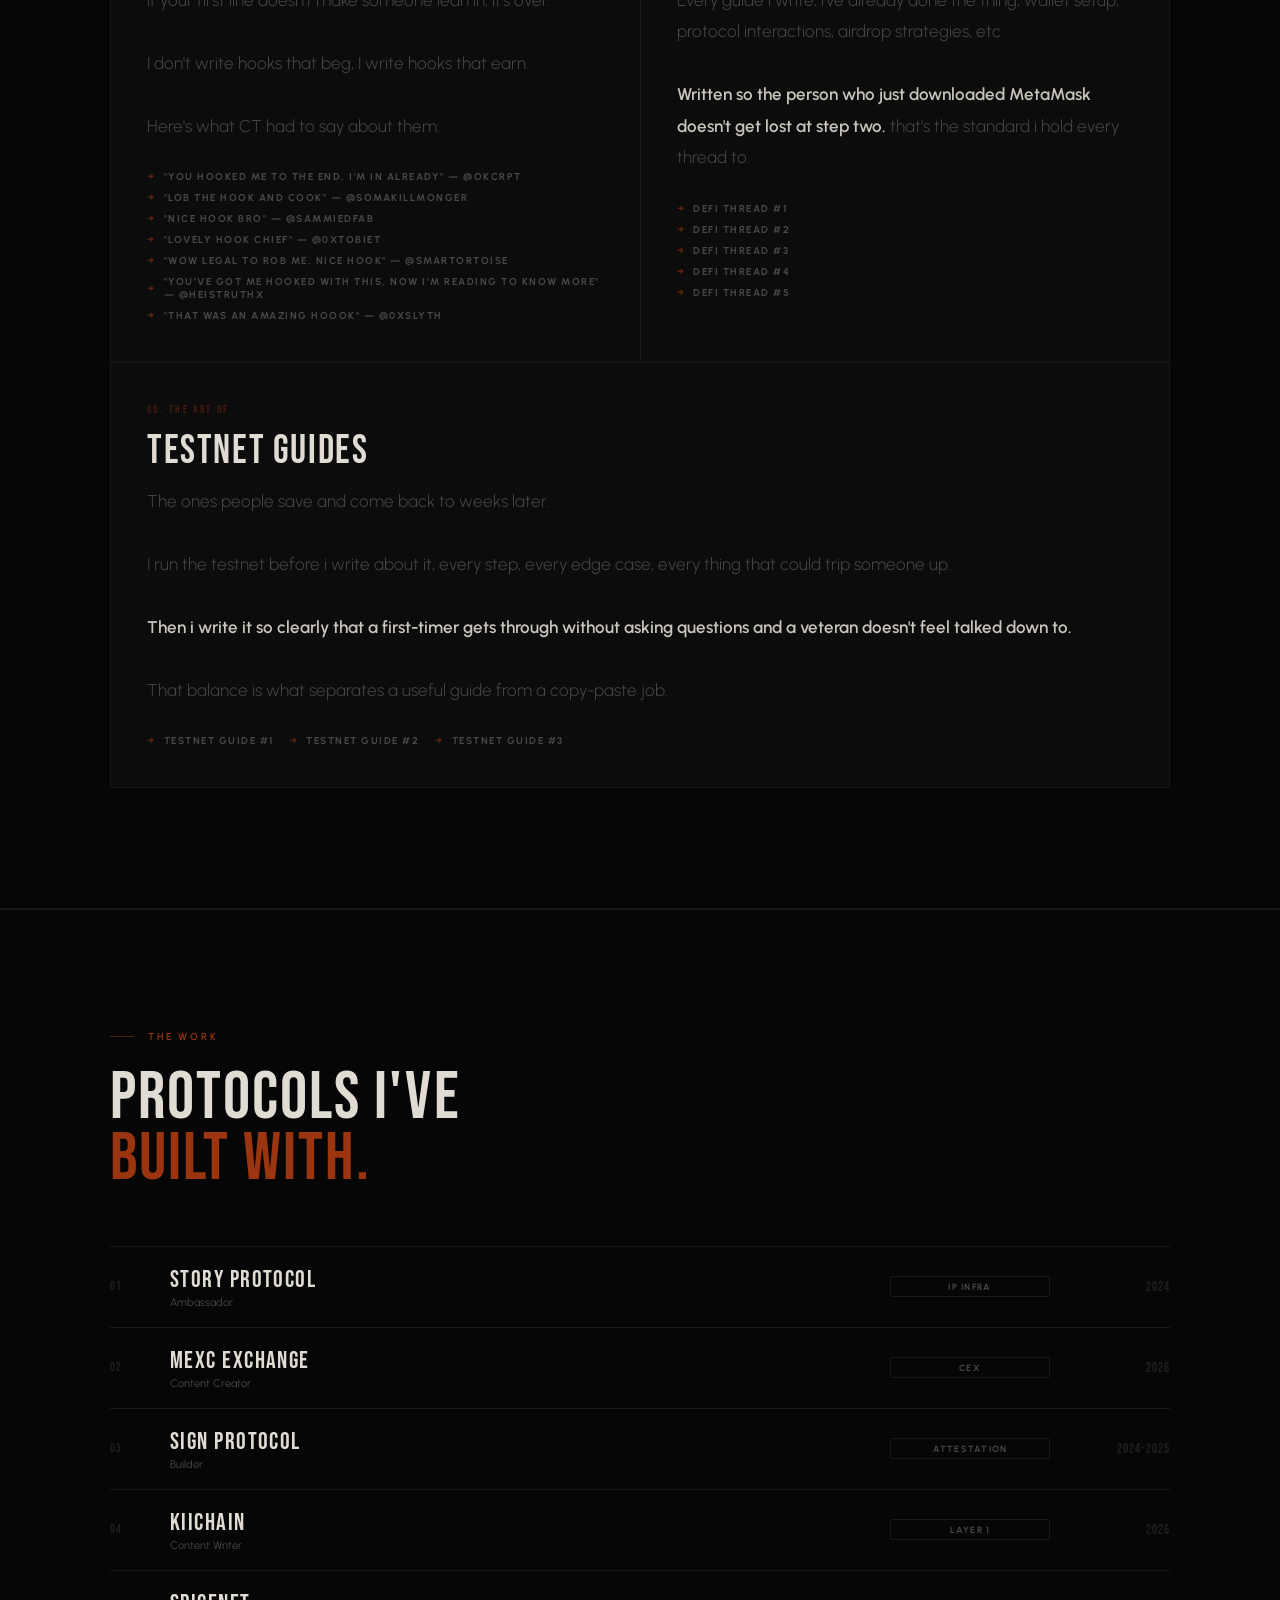
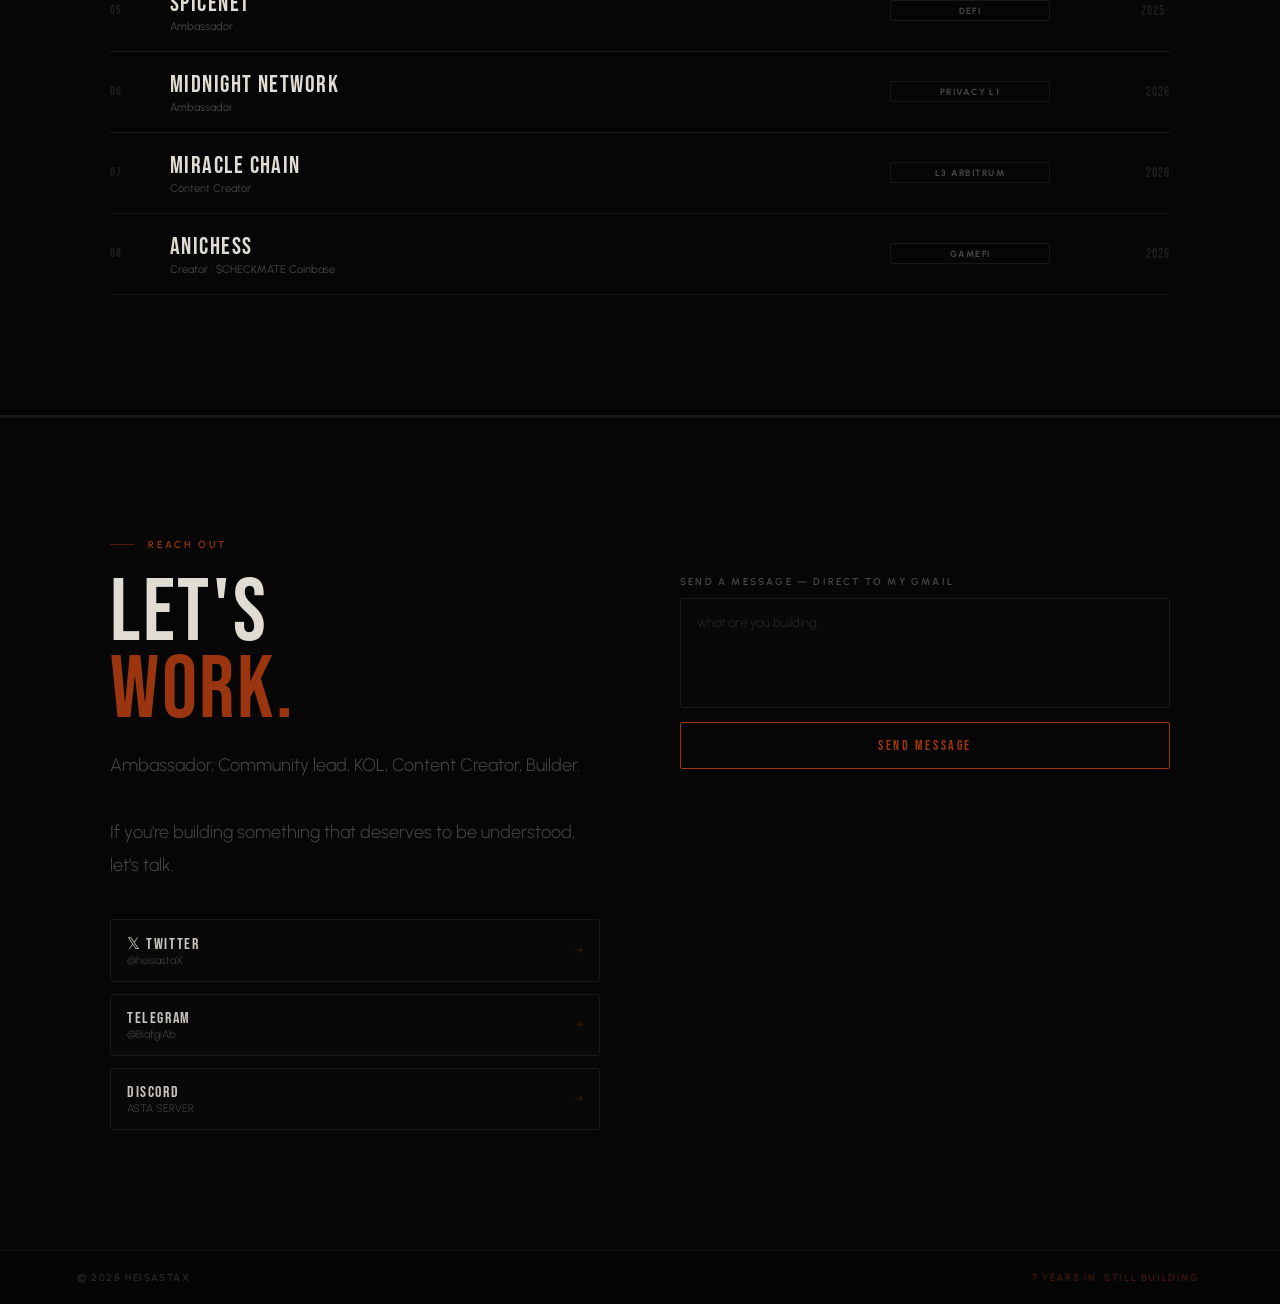
<file: .backup/index.html>
<!DOCTYPE html>
<html lang="en">

<head>
    <meta charset="UTF-8">
    <meta name="viewport" content="width=device-width, initial-scale=1.0">
    <title>heisastaX</title>
    <link
        href="https://fonts.googleapis.com/css2?family=Bebas+Neue&family=Urbanist:ital,wght@0,300;0,400;0,600;0,900;1,300&display=swap"
        rel="stylesheet">
    <link rel="stylesheet" href="assets/css/style.css">
</head>

<body>

    <canvas id="cvs"></canvas>
    <div id="cur"></div>
    <div id="cur-r"></div>

    <!-- NAV -->
    <nav>
        <div class="nav-logo">heis<span>asta</span>X</div>
        <ul class="nav-links">
            <li><a href="#about">about</a></li>
            <li><a href="#crafts">crafts</a></li>
            <li><a href="#projects">work</a></li>
            <li><a href="#contact">contact</a></li>
        </ul>
        <button class="burger" id="burger" onclick="toggleMenu()" aria-label="menu">
            <span></span><span></span><span></span>
        </button>
    </nav>

    <!-- MOBILE MENU -->
    <div class="mob-menu" id="mob">
        <button class="mob-close" onclick="toggleMenu()">✕</button>
        <a href="#about" onclick="toggleMenu()">About</a>
        <a href="#crafts" onclick="toggleMenu()">Crafts</a>
        <a href="#projects" onclick="toggleMenu()">Work</a>
        <a href="#proof" onclick="toggleMenu()">Proof</a>
        <a href="#contact" onclick="toggleMenu()">Contact</a>
    </div>

    <!-- HERO -->
    <section id="hero">
        <div class="hero-inner">
            <div class="hero-status rv"><span class="dot"></span><span>available for jobs</span>
            </div>
            <h1 class="hero-h1 rv">
                <div>7 YEARS<span class="e"> IN.</span></div>
                <div class="ghost">STILL</div>
                <div class="g">STANDING.</div>
            </h1>
            <div class="hero-row rv2">
                <p class="hero-desc">
                    <strong>BIAFGI.</strong> I break down what CT overcomplicates, build tools people actually use, and
                    make narratives land.<br><br> Also a Community Founder, KOL, Space Host best at answering technical
                    questions about a Project, and a good Web Developer.<br><br>

                    When protocols need their story told right, they call me.
                </p>
                <div class="hero-ctas">
                    <a href="https://x.com/heisastaX" target="_blank" class="btn-p">𝕏 @heisastaX</a>
                    <a href="https://x.com/heisastaX/highlights" target="_blank" class="btn-s">see my highlights</a>
                </div>
            </div>
        </div>
    </section>

    <div class="section-rule"></div>

    <!-- ABOUT -->
    <section id="about">
        <div class="container">
            <div class="eyebrow rv">origin story</div>
            <div class="about-grid">
                <div class="about-img rv">
                    <img src="[data-uri]"
                        alt="heisastaX">
                    <div class="img-label"><a href="" class="k a"></a> <span> BIAFGI</span></div>
                </div>
                <div>
                    <div class="about-name rv">HEIS<span class="e">ASTAX</span></div>
                    <div class="about-handle rv">@heisastaX ·</div>
                    <p class="about-bio rv">
                        Been in Web3 for 7 years. didn't come in with connections or capital, just showed up every
                        single day and refused to stop.<br><br>
                        My thing is <strong>making complex stuff understandable by both newbies, amateurs and
                            professionals in Web3 </strong>. I explain DeFi,
                        testnets, and protocol mechanics using things people already know from real life, not web3
                        jargon nobody asked for. I also run <strong>educational spaces</strong> where i break down
                        what's actually happening in the space in plain language.<br><br>
                        Founded <strong>Everything Web3</strong> in 2023 with over 500+ members, sharing daily alpha on
                        airdrops, NFTs,
                        and trading. <br><br>
                        Shipped two tools CT actually needed. <strong>ShillScan</strong>, drop any token shill, presale
                        hype, or exchange promo, get a real credibility score. CT lie detector. <strong>Know Your
                            Worth</strong> rate cards for Web3 creators who keep underselling. Both live, both built
                        solo.
                    </p>
                    <div class="stats-strip rv2">
                        <div class="stat">
                            <div class="stat-n">7+</div>
                            <div class="stat-l">Years</div>
                        </div>
                        <div class="stat">
                            <div class="stat-n">500+</div>
                            <div class="stat-l">Community</div>
                        </div>
                        <div class="stat">
                            <div class="stat-n">8+</div>
                            <div class="stat-l">Protocols</div>
                        </div>
                        <div class="stat">
                            <div class="stat-n">$21k+</div>
                            <div class="stat-l">Earned</div>
                        </div>
                    </div>
                    <div style="display:flex;gap:10px;flex-wrap:wrap;margin-bottom:0;">
                        <a href="https://www.shillscan.xyz" target="_blank" class="kyw-link rv3"
                            style="margin-right:8px;"> shillscan →</a>
                        <a href="https://kywapp.xyz" target="_blank" class="kyw-link rv3"> know your worth,
                            →</a>
                    </div>
                </div>
            </div>
        </div>
    </section>

    <div class="section-rule"></div>

    <!-- CRAFTS -->
    <section id="crafts">
        <div class="container">
            <div class="eyebrow rv">the arts</div>
            <div class="crafts-head rv">MASTERED<br><span class="e">FIVE ARTS</span></div>
            <div class="craft-block">

                <div class="craft rv">
                    <div class="craft-num">01. THE ART OF</div>
                    <div class="craft-title">SHITPOSTING</div>
                    <p class="craft-desc">
                        In crypto, everyone's selling something. <br><br> Shitposting is how you sell without
                        selling.<br><br>
                        <strong>It's how you stay human in a space where everyone's overselling and
                            underdelivering.</strong><br><br> CT doesn't trust ads.<br><br>
                        They trust whoever makes them laugh when everything's dumping.<br><br> Seven years in, I've
                        learned
                        shitposting builds more trust than a thousand "we're building" tweets ever could.
                    </p>
                    <div class="craft-links">
                        <a href="https://x.com/heisastaX/status/1977992303911313580" target="_blank"
                            class="craft-link">Example</a>
                    </div>
                </div>

                <div class="craft rv">
                    <div class="craft-num">02. THE ART OF</div>
                    <div class="craft-title">BREAKING IT DOWN</div>
                    <p class="craft-desc">
                        Most web3 content is written for people who already get it.<br><br> I write for the person who
                        doesn't,
                        yet.<br><br>
                        I use <strong>Real-life analogies, relatable comparisons, zero assumed
                            knowledge.<br><br></strong>
                        The kind of explanation where someone finally goes "oh, that actually makes sense." and then
                        they share it because they finally understand enough to explain it to someone else.
                    </p>
                    <div class="craft-links">
                        <a href="https://x.com/heisastaX/status/1909134872037277937" target="_blank"
                            class="craft-link">thread: protocol breakdown</a>
                        <a href="https://x.com/heisastaX/status/1899906312990835019" target="_blank"
                            class="craft-link">thread: complex made simple</a>
                        <a href="https://x.com/heisastax/status/1944048474799964266" target="_blank"
                            class="craft-link">thread: check the quote tweets</a>
                        <a href="https://x.com/heisastax/status/1941564307696992371" target="_blank"
                            class="craft-link">thread: Check the comment section</a>
                    </div>
                </div>

                <div class="craft rv">
                    <div class="craft-num">03. THE ART OF</div>
                    <div class="craft-title">THE PERFECT HOOK</div>
                    <p class="craft-desc">
                        <strong>3 seconds.</strong> that's the window.<br><br> If your first line doesn't make someone
                        lean in,
                        it's over.<br><br>
                        I don't write hooks that beg, I write hooks that earn.<br><br> Here's what CT had to say
                        about them:
                    </p>
                    <div class="craft-links">
                        <a href="https://x.com/OKcrpt/status/2045522485966205139" target="_blank"
                            class="craft-link">"you hooked me to the end, i'm in already" — @OKcrpt</a>
                        <a href="https://x.com/somakillmonger/status/2045531412623675435" target="_blank"
                            class="craft-link">"lob the hook and cook" — @somakillmonger</a>
                        <a href="https://x.com/sammiedfab/status/2045551422876385366" target="_blank"
                            class="craft-link">"Nice hook bro" — @sammiedfab</a>
                        <a href="https://x.com/0xtobiet_/status/2034330331130503380" target="_blank"
                            class="craft-link">"lovely hook chief" — @0xtobiet</a>
                        <a href="https://x.com/Smartortoise/status/2037434610028556693" target="_blank"
                            class="craft-link">"wow legal to rob me, nice hook" — @Smartortoise</a>
                        <a href=" https://x.com/heistruthX/status/2037463925654962196" target="_blank"
                            class="craft-link">"you’ve got me hooked with this, now i’m reading to know more" —
                            @heistruthX</a>
                        <a href="https://x.com/0xSlyth/status/2037541773493576111" target="_blank"
                            class="craft-link">"that was an amazing hoook" — @0xSlyth</a>
                    </div>
                </div>

                <div class="craft rv">
                    <div class="craft-num">04. THE ART OF</div>
                    <div class="craft-title">DEFI ONBOARDING</div>
                    <p class="craft-desc">
                        I'm deep in DeFi, not just writing about it, actually doing it.<br><br> Every guide i write,
                        i've
                        already done the thing, wallet setup, protocol interactions, airdrop strategies, etc<br><br>
                        <strong>Written so the person who just downloaded MetaMask doesn't get lost at step
                            two.</strong> that's the standard i hold every thread to.
                    </p>
                    <div class="craft-links">
                        <a href="https://x.com/heisastaX/status/1967661084497809647" target="_blank"
                            class="craft-link">defi thread #1</a>
                        <a href="https://x.com/heisastaX/status/1980325764919873795" target="_blank"
                            class="craft-link">defi thread #2</a>
                        <a href="https://x.com/heisastaX/status/1928377304041804097" target="_blank"
                            class="craft-link">defi thread #3</a>
                        <a href="https://x.com/heisastaX/status/1925798995433058799" target="_blank"
                            class="craft-link">defi thread #4</a>
                        <a href="https://x.com/heisastaX/status/1910054294285328876" target="_blank"
                            class="craft-link">defi thread #5</a>
                    </div>
                </div>

                <div class="craft rv" style="grid-column:1/-1;">
                    <div class="craft-num">05. THE ART OF</div>
                    <div class="craft-title">TESTNET GUIDES</div>
                    <p class="craft-desc">
                        The ones people save and come back to weeks later.<br><br> I run the testnet before i write
                        about it,
                        every step, every edge case, every thing that could trip someone up.<br><br> <strong>Then i
                            write it so
                            clearly that a first-timer gets through without asking questions and a veteran doesn't feel
                            talked down to.<br><br></strong> That balance is what separates a useful guide from a
                        copy-paste
                        job.
                    </p>
                    <div class="craft-links" style="flex-direction:row;flex-wrap:wrap;gap:16px;">
                        <a href="https://x.com/heisastaX/status/1902023737991451102" target="_blank"
                            class="craft-link">testnet guide #1</a>
                        <a href="https://x.com/heisastaX/status/1947678432944353505" target="_blank"
                            class="craft-link">testnet guide #2</a>
                        <a href="https://x.com/heisastaX/status/1915334065474912399" target="_blank"
                            class="craft-link">testnet guide #3</a>
                    </div>
                </div>

            </div>
        </div>
    </section>

    <div class="section-rule"></div>

    <!-- PROJECTS -->
    <section id="projects">
        <div class="container">
            <div class="eyebrow rv">the work</div>
            <div class="proj-head rv">PROTOCOLS I'VE<br><span class="e">BUILT WITH.</span></div>
            <div class="proj-table">
                <div class="proj-row rv"><span class="pnum">01</span>
                    <div class="pname-wrap">
                        <div class="pn">Story Protocol</div>
                        <div class="pr">Ambassador </div>
                    </div><span class="ptag">IP Infra</span><span class="pyear">2024</span>
                </div>
                <div class="proj-row rv"><span class="pnum">02</span>
                    <div class="pname-wrap">
                        <div class="pn">MEXC Exchange</div>
                        <div class="pr">Content Creator</div>
                    </div><span class="ptag">CEX</span><span class="pyear">2026</span>
                </div>
                <div class="proj-row rv"><span class="pnum">03</span>
                    <div class="pname-wrap">
                        <div class="pn">Sign Protocol</div>
                        <div class="pr">Builder</div>
                    </div><span class="ptag">Attestation</span><span class="pyear">2024-2025</span>
                </div>
                <div class="proj-row rv"><span class="pnum">04</span>
                    <div class="pname-wrap">
                        <div class="pn">KiiChain</div>
                        <div class="pr">Content Writer</div>
                    </div><span class="ptag">Layer 1</span><span class="pyear">2026</span>
                </div>
                <div class="proj-row rv"><span class="pnum">05</span>
                    <div class="pname-wrap">
                        <div class="pn">Spicenet</div>
                        <div class="pr">Ambassador</div>
                    </div><span class="ptag">DeFi</span><span class="pyear">2025-</span>
                </div>
                <div class="proj-row rv"><span class="pnum">06</span>
                    <div class="pname-wrap">
                        <div class="pn">Midnight Network</div>
                        <div class="pr">Ambassador</div>
                    </div><span class="ptag">Privacy L1</span><span class="pyear">2026</span>
                </div>
                <div class="proj-row rv"><span class="pnum">07</span>
                    <div class="pname-wrap">
                        <div class="pn">Miracle Chain</div>
                        <div class="pr">Content Creator</div>
                    </div><span class="ptag">L3 Arbitrum</span><span class="pyear">2026</span>
                </div>
                <div class="proj-row rv"><span class="pnum">08</span>
                    <div class="pname-wrap">
                        <div class="pn">Anichess</div>
                        <div class="pr">Creator · $CHECKMATE Coinbase</div>
                    </div><span class="ptag">GameFi</span><span class="pyear">2026</span>
                </div>
            </div>
        </div>
    </section>

    <div class="section-rule"></div>




    <div class="section-rule"></div>

    <!-- CONTACT -->
    <section id="contact">
        <div class="container">
            <div class="eyebrow rv">reach out</div>
            <div class="contact-grid">
                <div>
                    <div class="contact-h rv">LET'S<br><span class="e">WORK.</span></div>
                    <p class="contact-desc rv">Ambassador, Community lead, KOL, Content Creator, Builder.<br><br> If
                        you're building something that deserves to be understood, let's talk.</p>
                    <div class="socials rv">
                        <a href="https://x.com/heisastaX" target="_blank" class="social">
                            <div>
                                <div class="social-name">𝕏 TWITTER</div>
                                <div class="social-handle">@heisastaX</div>
                            </div>
                            <span class="social-arrow">→</span>
                        </a>
                        <a href="https://t.me/BiafgiAb" target="_blank" class="social">
                            <div>
                                <div class="social-name">TELEGRAM</div>
                                <div class="social-handle">@BiafgiAb</div>
                            </div>
                            <span class="social-arrow">→</span>
                        </a>
                        <a href="https://discord.gg/xNYcjrSyxa" target="_blank" class="social">
                            <div>
                                <div class="social-name">DISCORD</div>
                                <div class="social-handle">ASTA SERVER</div>
                            </div>
                            <span class="social-arrow">→</span>
                        </a>

                    </div>
                </div>
                <div class="rv2">
                    <label class="form-label">send a message — direct to my gmail </label>
                    <textarea class="form-area" id="msg" placeholder="what are you building..."></textarea>
                    <button class="form-btn" onclick="sendMsg()">SEND MESSAGE</button>
                    <div id="status"></div>
                </div>
            </div>
        </div>
    </section>

    <footer>
        <span>© 2025 heisastaX</span>
        <span class="e">7 years in. still building.</span>
    </footer>

    <script src="assets/js/script.js"></script>
</body>

</html>
</file>
<file: assets/css/style.css>
* {
            margin: 0;
            padding: 0;
            box-sizing: border-box;
        }

        :root {
            --e: #9B3510;
            --g: #C47D0E;
            --bg: #060606;
            --bg2: #090909;
            --card: #0c0c0c;
            --border: #181818;
            --text: #C8C4BC;
            --dim: #484848;
            --bright: #E0DCD4;
        }

        html {
            scroll-behavior: smooth;
        }

        body {
            background: var(--bg);
            color: var(--text);
            font-family: 'Urbanist', sans-serif;
            font-weight: 550;
            overflow-x: hidden;
            cursor: none;
        }

        #loader {
            position: fixed;
            inset: 0;
            background: #000;
            z-index: 9999;
            display: flex;
            flex-direction: column;
            justify-content: flex-end;
            align-items: center;
            overflow: hidden;
            user-select: none;
            padding-bottom: 5vh;
        }

        .loader-bg {
            position: absolute;
            inset: 0;
            background: radial-gradient(circle at center, #111 0%, #000 100%);
            opacity: 0.8;
        }

        .tape-vibe {
            position: absolute;
            inset: 0;
            display: flex;
            flex-direction: column;
            justify-content: center;
            align-items: center;
            pointer-events: none;
        }

        .diag-tape {
            position: absolute;
            width: 150%;
            height: 90px;
            background: #FFD700;
            color: #000;
            font-family: 'Bebas Neue', sans-serif;
            font-size: 38px;
            font-weight: 900;
            display: flex;
            align-items: center;
            justify-content: center;
            white-space: nowrap;
            box-shadow: 0 10px 40px rgba(0,0,0,0.8);
            transition: all 0.5s cubic-bezier(0.7, 0, 0.3, 1);
        }

        .tape-1 { top: 60%; transform: rotate(-12deg); z-index: 5; }
        .tape-2 { top: 40%; transform: rotate(10deg); z-index: 4; }
        .tape-3 { top: 20%; transform: rotate(-8deg); z-index: 3; }

        .tape-cut {
            opacity: 0;
            filter: blur(10px);
        }

        .tape-cut.tape-1, .tape-cut.tape-3 { transform: rotate(-15deg) translateX(-100%) translateY(100px); }
        .tape-cut.tape-2 { transform: rotate(15deg) translateX(100%) translateY(100px); }

        #scissor-trigger {
            position: relative;
            z-index: 100;
            display: flex;
            flex-direction: column;
            align-items: center;
            gap: 15px;
            cursor: grab;
            transition: transform 0.1s linear;
        }

        .scissor-svg {
            width: 120px;
            height: 120px;
            color: #FFD700;
            filter: drop-shadow(0 0 20px rgba(255,215,0,0.4));
        }

        .scissor-svg svg .blade-left, .scissor-svg svg .blade-right {
            transition: transform 0.1s;
            transform-origin: 50px 70px;
        }

        /* Active Cutting Animation */
        .cutting .blade-left { animation: snip-left 0.2s infinite alternate; }
        .cutting .blade-right { animation: snip-right 0.2s infinite alternate; }

        @keyframes snip-left {
            from { transform: rotate(0deg); }
            to { transform: rotate(-15deg); }
        }
        @keyframes snip-right {
            from { transform: rotate(0deg); }
            to { transform: rotate(15deg); }
        }

        /* Final snip on collision */
        .snip .blade-left { transform: rotate(10deg); }
        .snip .blade-right { transform: rotate(-10deg); }

        .loader-fade { opacity: 0; pointer-events: none; transition: opacity 0.8s ease-out; }

        /* CANVAS */
        #cvs {
            position: fixed;
            inset: 0;
            width: 100%;
            height: 100%;
            z-index: 0;
            pointer-events: none;
        }

        /* CURSOR */
        #cur {
            position: fixed;
            width: 8px;
            height: 8px;
            background: var(--e);
            border-radius: 50%;
            pointer-events: none;
            z-index: 9999;
            transform: translate(-50%, -50%);
            transition: width .15s, height .15s, background .15s;
        }

        #cur-r {
            position: fixed;
            width: 28px;
            height: 28px;
            border: 1px solid rgba(155, 53, 16, .35);
            border-radius: 50%;
            pointer-events: none;
            z-index: 9998;
            transform: translate(-50%, -50%);
        }

        /* NAV */
        nav {
            position: fixed;
            top: 0;
            left: 0;
            right: 0;
            z-index: 500;
            padding: 20px 6vw;
            display: flex;
            justify-content: space-between;
            align-items: center;
            background: linear-gradient(to bottom, rgba(6, 6, 6, .88) 35%, transparent);
        }

        .nav-logo {
            font-family: 'Bebas Neue', sans-serif;
            font-size: 22px;
            letter-spacing: .12em;
            color: var(--bright);
            transition: all 0.2s;
            cursor: pointer;
        }

        .nav-logo:hover {
            animation: glitch .3s infinite;
        }

        @keyframes glitch {
            0% { transform: translate(0); text-shadow: -2px 0 var(--e), 2px 0 var(--g); }
            20% { transform: translate(-2px, 2px); }
            40% { transform: translate(-2px, -2px); }
            60% { transform: translate(2px, 2px); }
            80% { transform: translate(2px, -2px); }
            100% { transform: translate(0); text-shadow: 2px 0 var(--e), -2px 0 var(--g); }
        }

        .nav-logo span {
            color: var(--e);
        }

        .nav-links {
            display: flex;
            gap: 32px;
            list-style: none;
        }

        .nav-links a {
            font-family: 'Urbanist', sans-serif;
            font-size: 11px;
            font-weight: 600;
            letter-spacing: .18em;
            text-transform: uppercase;
            color: var(--dim);
            text-decoration: none;
            transition: color .2s;
        }

        .nav-links a:hover {
            color: var(--e);
        }

        /* HAMBURGER */
        .burger {
            display: none;
            flex-direction: column;
            gap: 5px;
            cursor: none;
            background: none;
            border: none;
            padding: 4px;
        }

        .burger span {
            width: 22px;
            height: 1px;
            background: var(--dim);
            display: block;
            transition: all .3s;
        }

        .mob-menu {
            display: none;
            position: fixed;
            inset: 0;
            background: rgba(6, 6, 6, .98);
            z-index: 400;
            flex-direction: column;
            align-items: center;
            justify-content: center;
            gap: 32px;
        }

        .mob-menu.open {
            display: flex;
        }

        .mob-menu a {
            font-family: 'Bebas Neue', sans-serif;
            font-size: 42px;
            letter-spacing: .1em;
            color: var(--text);
            text-decoration: none;
            transition: color .2s;
        }

        .mob-menu a:hover {
            color: var(--e);
        }

        .mob-close {
            position: absolute;
            top: 24px;
            right: 6vw;
            font-size: 24px;
            color: var(--dim);
            cursor: none;
            background: none;
            border: none;
        }

        /* SECTIONS */
        section {
            position: relative;
            z-index: 1;
            padding: 120px 6vw;
        }

        .container {
            max-width: 1060px;
            margin: 0 auto;
        }

        /* EYEBROW */
        .eyebrow {
            font-family: 'Urbanist', sans-serif;
            font-size: 10px;
            font-weight: 600;
            letter-spacing: .28em;
            text-transform: uppercase;
            color: var(--e);
            margin-bottom: 24px;
            display: flex;
            align-items: center;
            gap: 14px;
        }

        .eyebrow::before {
            content: '';
            width: 24px;
            height: 1px;
            background: var(--e);
            opacity: .5;
        }

        /* DIVIDER */
        .section-rule {
            width: 100%;
            height: 1px;
            background: var(--border);
            margin: 0;
        }

        /* ======== HERO ======== */
        #hero {
            min-height: 100vh;
            display: flex;
            align-items: center;
            padding-top: 100px;
            padding-bottom: 60px;
            background: transparent;
            border-bottom: 1px solid var(--border);
        }

        .hero-inner {
            max-width: 1060px;
            margin: 0 auto;
            width: 100%;
        }

        .hero-status {
            display: inline-flex;
            align-items: center;
            gap: 8px;
            margin-bottom: 40px;
            padding: 7px 16px;
            border: 1px solid var(--border);
            border-radius: 2px;
        }

        .hero-status .dot {
            width: 5px;
            height: 5px;
            border-radius: 50%;
            background: var(--e);
            animation: blink 2.5s ease-in-out infinite;
        }

        @keyframes blink {

            0%,
            100% {
                opacity: 1;
            }

            50% {
                opacity: .15;
            }
        }

        .hero-status span {
            font-size: 10px;
            font-weight: 600;
            letter-spacing: .2em;
            text-transform: uppercase;
            color: var(--dim);
        }

        .hero-h1 {
            font-family: 'Bebas Neue', sans-serif;
            font-size: clamp(72px, 14vw, 160px);
            line-height: .88;
            letter-spacing: .02em;
            color: var(--bright);
            margin-bottom: 32px;
        }

        .hero-h1 .e {
            color: var(--e);
        }

        .hero-h1 .g {
            color: var(--g);
        }

        .hero-h1 .ghost {
            -webkit-text-stroke: 1px rgba(200, 195, 188, .12);
            color: transparent;
        }

        .hero-row {
            display: flex;
            justify-content: space-between;
            align-items: flex-end;
            flex-wrap: wrap;
            gap: 24px;
        }

        .hero-desc {
            max-width: 600px;
            font-size: 18px;
            line-height: 1.85;
            color: var(--dim);
            font-weight: 550;
        }

        .hero-desc strong {
            color: var(--text);
            font-weight: 600;
        }

        .hero-ctas {
            display: flex;
            gap: 10px;
            flex-wrap: wrap;
        }

        .btn-p {
            padding: 12px 26px;
            background: var(--e);
            color: #fff;
            font-family: 'Urbanist', sans-serif;
            font-size: 11px;
            font-weight: 700;
            letter-spacing: .18em;
            text-transform: uppercase;
            text-decoration: none;
            border-radius: 2px;
            transition: background .2s, transform .15s;
            border: 1px solid var(--e);
        }

        .btn-p:hover {
            background: transparent;
            color: var(--e);
            transform: translateY(-2px);
        }

        .btn-s {
            padding: 12px 26px;
            border: 1px solid var(--border);
            color: var(--dim);
            font-family: 'Urbanist', sans-serif;
            font-size: 11px;
            font-weight: 700;
            letter-spacing: .18em;
            text-transform: uppercase;
            text-decoration: none;
            border-radius: 2px;
            transition: all .2s;
        }

        .btn-s:hover {
            border-color: var(--dim);
            color: var(--text);
            transform: translateY(-2px);
        }

        /* ======== ABOUT ======== */
        #about {
            background: transparent;
            border-bottom: 1px solid var(--border);
        }

        .about-grid {
            display: grid;
            grid-template-columns: 1fr 1.7fr;
            gap: 64px;
            align-items: start;
        }

        .about-img {
            position: relative;
            aspect-ratio: 1;
            max-width: 360px;
        }

        .about-img img {
            width: 100%;
            display: block;
            border-radius: 3px;
            filter: saturate(.75) contrast(1.1);
        }

        .about-img::after {
            content: '';
            position: absolute;
            inset: 0;
            border-radius: 3px;
            background: linear-gradient(160deg, rgba(155, 53, 16, .18) 0%, transparent 55%);
            pointer-events: none;
        }

        .img-label {
            position: absolute;
            bottom: -1px;
            left: -1px;
            right: -1px;
            padding: 10px 14px;
            background: rgba(6, 6, 6, .92);
            border-top: 1px solid var(--border);
            font-size: 10px;
            font-weight: 600;
            letter-spacing: .18em;
            text-transform: uppercase;
            color: var(--dim);
            border-radius: 0 0 3px 3px;
        }

        .img-label span {
            color: var(--e);
        }

        .about-name {
            font-family: 'Bebas Neue', sans-serif;
            font-size: clamp(48px, 7vw, 80px);
            line-height: .88;
            letter-spacing: .03em;
            color: var(--bright);
            margin-bottom: 8px;
        }

        .about-name .e {
            color: var(--e);
        }

        .about-handle {
            font-size: 12px;
            font-weight: 600;
            letter-spacing: .2em;
            color: var(--dim);
            text-transform: uppercase;
            margin-bottom: 28px;
        }

        .about-bio {
            font-size: 18px;
            line-height: 1.85;
            color: var(--dim);
            margin-bottom: 36px;
        }

        .about-bio strong {
            color: var(--text);
            font-weight: 600;
        }

        .stats-strip {
            display: grid;
            grid-template-columns: repeat(4, 1fr);
            gap: 1px;
            background: var(--border);
            border: 1px solid var(--border);
            border-radius: 3px;
            overflow: hidden;
            margin-bottom: 28px;
        }

        .stat {
            background: rgba(9, 9, 9, 0.75);
            padding: 18px 16px;
            text-align: center;
        }

        .stat-n {
            font-family: 'Bebas Neue', sans-serif;
            font-size: clamp(24px, 3vw, 34px);
            letter-spacing: .04em;
            color: var(--g);
            line-height: 1;
            margin-bottom: 4px;
        }

        .stat-l {
            font-size: 9px;
            font-weight: 600;
            letter-spacing: .18em;
            text-transform: uppercase;
            color: var(--dim);
        }

        .kyw-link {
            display: inline-flex;
            align-items: center;
            gap: 8px;
            font-size: 11px;
            font-weight: 700;
            letter-spacing: .16em;
            text-transform: uppercase;
            color: var(--e);
            text-decoration: none;
            border-bottom: 1px solid rgba(155, 53, 16, .3);
            padding-bottom: 2px;
            transition: border-color .2s;
        }

        .kyw-link:hover {
            border-color: var(--e);
        }

        /* ======== CRAFTS ======== */
        #crafts {
            border-bottom: 1px solid var(--border);
        }

        .crafts-head {
            font-family: 'Bebas Neue', sans-serif;
            font-size: clamp(40px, 6vw, 68px);
            line-height: .9;
            letter-spacing: .03em;
            color: var(--bright);
            margin-bottom: 56px;
        }

        .crafts-head .e {
            color: var(--e);
        }

        .craft-block {
            display: grid;
            grid-template-columns: 1fr 1fr;
            gap: 1px;
            background: var(--border);
            border: 1px solid var(--border);
            border-radius: 3px;
            overflow: hidden;
        }

        .craft {
            background: rgba(9, 9, 9, 0.8);
            padding: 40px 36px;
            position: relative;
            transition: background .3s;
        }

        .craft:hover {
            background: rgba(14, 14, 14, 0.9);
        }

        .craft-num {
            font-family: 'Bebas Neue', sans-serif;
            font-size: 11px;
            letter-spacing: .22em;
            color: rgba(155, 53, 16, .4);
            margin-bottom: 16px;
        }

        .craft-title {
            font-family: 'Bebas Neue', sans-serif;
            font-size: clamp(28px, 3.5vw, 40px);
            letter-spacing: .04em;
            color: var(--bright);
            line-height: .95;
            margin-bottom: 16px;
        }

        .craft-desc {
            font-size: 17px;
            line-height: 1.85;
            color: var(--dim);
            margin-bottom: 28px;
        }

        .craft-desc strong {
            color: var(--text);
            font-weight: 600;
        }

        .craft-links {
            display: flex;
            flex-direction: column;
            gap: 8px;
        }

        .craft-link {
            display: inline-flex;
            align-items: center;
            gap: 8px;
            font-size: 10px;
            font-weight: 700;
            letter-spacing: .15em;
            text-transform: uppercase;
            color: var(--dim);
            text-decoration: none;
            transition: color .2s;
        }

        .craft-link:hover {
            color: var(--e);
        }

        .craft-link::before {
            content: '→';
            font-size: 10px;
            color: var(--e);
            opacity: .6;
        }

        .craft-link:hover::before {
            opacity: 1;
        }

        /* ======== PROJECTS ======== */
        #projects {
            background: transparent;
            border-bottom: 1px solid var(--border);
        }

        .proj-head {
            font-family: 'Bebas Neue', sans-serif;
            font-size: clamp(40px, 6vw, 68px);
            line-height: .9;
            letter-spacing: .03em;
            color: var(--bright);
            margin-bottom: 56px;
        }

        .proj-head .e {
            color: var(--e);
        }

        .proj-table {
            display: flex;
            flex-direction: column;
        }

        .proj-row {
            display: grid;
            grid-template-columns: 40px 1fr 160px 100px;
            align-items: center;
            gap: 20px;
            padding: 18px 0;
            border-bottom: 1px solid var(--border);
            transition: padding-left .25s;
        }

        .proj-row:first-child {
            border-top: 1px solid var(--border);
        }

        .proj-row:hover {
            padding-left: 10px;
        }

        .proj-row:hover .pn {
            color: var(--e);
        }

        .pnum {
            font-family: 'Bebas Neue', sans-serif;
            font-size: 12px;
            letter-spacing: .1em;
            color: rgba(255, 255, 255, .1);
        }

        .pname-wrap {}

        .pn {
            font-family: 'Bebas Neue', sans-serif;
            font-size: clamp(18px, 2.5vw, 24px);
            letter-spacing: .06em;
            color: var(--bright);
            transition: color .2s;
        }

        .pr {
            font-size: 11px;
            font-weight: 550;
            color: var(--dim);
            margin-top: 2px;
        }

        .ptag {
            font-size: 9px;
            font-weight: 700;
            letter-spacing: .14em;
            text-transform: uppercase;
            color: var(--dim);
            border: 1px solid var(--border);
            padding: 4px 10px;
            border-radius: 2px;
            text-align: center;
        }

        .pyear {
            font-family: 'Bebas Neue', sans-serif;
            font-size: 13px;
            letter-spacing: .08em;
            color: rgba(255, 255, 255, .1);
            text-align: right;
        }

        /* ======== PROOF ======== */
        #proof {
            border-bottom: 1px solid var(--border);
        }

        .proof-top {
            display: flex;
            justify-content: space-between;
            align-items: flex-end;
            flex-wrap: wrap;
            gap: 24px;
            margin-bottom: 48px;
        }

        .proof-head {
            font-family: 'Bebas Neue', sans-serif;
            font-size: clamp(40px, 6vw, 68px);
            line-height: .9;
            letter-spacing: .03em;
            color: var(--bright);
        }

        .proof-head .e {
            color: var(--e);
        }

        .proof-total {
            text-align: right;
        }

        .proof-total-label {
            font-size: 10px;
            font-weight: 600;
            letter-spacing: .18em;
            text-transform: uppercase;
            color: var(--dim);
            margin-bottom: 4px;
        }

        .proof-total-num {
            font-family: 'Bebas Neue', sans-serif;
            font-size: clamp(32px, 4vw, 48px);
            letter-spacing: .04em;
            color: var(--g);
            line-height: 1;
        }

        .proof-grid {
            display: grid;
            grid-template-columns: repeat(2, 1fr);
            gap: 1px;
            background: var(--border);
            border: 1px solid var(--border);
            border-radius: 3px;
            overflow: hidden;
        }

        .proof-card {
            background: rgba(9, 9, 9, 0.8);
            background: var(--card);
            display: flex;
            flex-direction: column;
        }

        .proof-img {
            width: 100%;
            aspect-ratio: 16/9;
            object-fit: cover;
            object-position: top;
            display: block;
            filter: saturate(.7) contrast(1.05);
            transition: filter .4s;
        }

        .proof-card:hover .proof-img {
            filter: saturate(.9) contrast(1.05);
        }

        .proof-body {
            padding: 20px 22px 22px;
        }

        .proof-amt {
            font-family: 'Bebas Neue', sans-serif;
            font-size: clamp(22px, 2.5vw, 30px);
            letter-spacing: .04em;
            color: var(--g);
            margin-bottom: 4px;
        }

        .proof-lbl {
            font-size: 11px;
            color: var(--dim);
            font-weight: 550;
            margin-bottom: 14px;
        }

        .tweet-link {
            display: inline-flex;
            align-items: center;
            gap: 6px;
            font-size: 9px;
            font-weight: 700;
            letter-spacing: .18em;
            text-transform: uppercase;
            color: var(--dim);
            text-decoration: none;
            border: 1px solid var(--border);
            padding: 6px 12px;
            border-radius: 2px;
            transition: all .2s;
        }

        .tweet-link:hover {
            border-color: var(--e);
            color: var(--e);
        }

        /* ======== CONTACT ======== */
        #contact {
            background: transparent;
        }

        .contact-grid {
            display: grid;
            grid-template-columns: 1fr 1fr;
            gap: 80px;
            align-items: start;
        }

        .contact-h {
            font-family: 'Bebas Neue', sans-serif;
            font-size: clamp(48px, 7vw, 88px);
            line-height: .88;
            letter-spacing: .03em;
            color: var(--bright);
            margin-bottom: 20px;
        }

        .contact-h .e {
            color: var(--e);
        }

        .contact-desc {
            font-size: 18px;
            line-height: 1.85;
            color: var(--dim);
            margin-bottom: 36px;
        }

        .socials {
            display: flex;
            flex-direction: column;
            gap: 12px;
        }

        .social {
            display: flex;
            align-items: center;
            justify-content: space-between;
            padding: 14px 16px;
            border: 1px solid var(--border);
            border-radius: 2px;
            text-decoration: none;
            transition: all .2s;
            background: rgba(9, 9, 9, 0.8);
        }

        .social:hover {
            border-color: rgba(155, 53, 16, .4);
            background: rgba(14, 14, 14, 0.9);
        }

        .social-name {
            font-family: 'Bebas Neue', sans-serif;
            font-size: 16px;
            letter-spacing: .1em;
            color: var(--text);
        }

        .social-handle {
            font-size: 11px;
            color: var(--dim);
            font-weight: 550;
        }

        .social-arrow {
            font-size: 13px;
            color: var(--e);
            opacity: .5;
            transition: opacity .2s, transform .2s;
        }

        .social:hover .social-arrow {
            opacity: 1;
            transform: translateX(4px);
        }

        .form-label {
            font-size: 10px;
            font-weight: 600;
            letter-spacing: .22em;
            text-transform: uppercase;
            color: var(--dim);
            margin-bottom: 10px;
            display: block;
        }

        .form-area {
            width: 100%;
            background: rgba(9, 9, 9, 0.8);
            border: 1px solid var(--border);
            border-radius: 2px;
            color: var(--text);
            font-family: 'Urbanist', sans-serif;
            font-size: 13px;
            font-weight: 550;
            padding: 16px;
            resize: none;
            height: 110px;
            outline: none;
            transition: border-color .2s;
            margin-bottom: 10px;
        }

        .form-area:focus {
            border-color: rgba(155, 53, 16, .5);
        }

        .form-area::placeholder {
            color: #2a2a2a;
        }

        .form-btn {
            width: 100%;
            padding: 14px;
            background: transparent;
            border: 1px solid var(--e);
            color: var(--e);
            font-family: 'Bebas Neue', sans-serif;
            font-size: 14px;
            letter-spacing: .18em;
            cursor: none;
            transition: all .2s;
            border-radius: 2px;
        }

        .form-btn:hover {
            background: var(--e);
            color: #fff;
        }

        #status {
            font-size: 11px;
            color: var(--g);
            margin-top: 8px;
            min-height: 16px;
            letter-spacing: .1em;
            font-weight: 600;
            text-transform: uppercase;
        }

        /* ======== FOOTER ======== */
        /* TICKER */
        .ticker-wrap {
            width: 100%;
            overflow: hidden;
            background: var(--bg2);
            border-top: 1px solid var(--border);
            border-bottom: 1px solid var(--border);
            padding: 15px 0;
            white-space: nowrap;
        }

        .ticker {
            display: inline-block;
            animation: ticker 30s linear infinite;
        }

        .ticker span {
            font-family: 'Bebas Neue', sans-serif;
            font-size: 24px;
            letter-spacing: .15em;
            color: var(--dim);
            padding-right: 50px;
            opacity: 0.4;
        }

        @keyframes ticker {
            0% { transform: translateX(0); }
            100% { transform: translateX(-50%); }
        }

        footer {
            position: relative;
            z-index: 1;
            padding: 20px 6vw;
            border-top: 1px solid var(--border);
            display: flex;
            justify-content: space-between;
            align-items: center;
            flex-wrap: wrap;
            gap: 8px;
            background: rgba(6, 6, 6, 0.92);
        }

        footer span {
            font-size: 10px;
            font-weight: 600;
            letter-spacing: .16em;
            text-transform: uppercase;
            color: #2a2a2a;
        }

        footer .e {
            color: rgba(155, 53, 16, .4);
        }

        /* REVEAL */
        .rv {
            opacity: 0;
            transform: translateY(20px);
            transition: opacity .75s ease, transform .75s ease;
        }

        .rv.on {
            opacity: 1;
            transform: translateY(0);
        }

        .rv2 {
            opacity: 0;
            transform: translateY(20px);
            transition: opacity .75s ease .15s, transform .75s ease .15s;
        }

        .rv2.on {
            opacity: 1;
            transform: translateY(0);
        }

        .rv3 {
            opacity: 0;
            transform: translateY(20px);
            transition: opacity .75s ease .3s, transform .75s ease .3s;
        }

        .rv3.on {
            opacity: 1;
            transform: translateY(0);
        }

        /* ======== RESPONSIVE ======== */
        @media(max-width:860px) {
            .about-grid {
                grid-template-columns: 1fr;
                gap: 40px;
            }

            .about-img {
                max-width: 200px;
            }

            .craft-block {
                grid-template-columns: 1fr;
            }

            .proj-row {
                grid-template-columns: 32px 1fr 80px;
                gap: 12px;
            }

            .pyear {
                display: none;
            }

            .proof-grid {
                grid-template-columns: 1fr;
            }

            .contact-grid {
                grid-template-columns: 1fr;
                gap: 48px;
            }

            .stats-strip {
                grid-template-columns: repeat(2, 1fr);
            }

            .nav-links {
                display: none;
            }

            .burger {
                display: flex;
            }

            body {
                cursor: auto;
            }

            #cur,
            #cur-r {
                display: none;
            }
        }

        @media(max-width:520px) {
            section {
                padding: 80px 5vw;
            }

            .hero-h1 {
                font-size: 64px;
            }

            .proof-grid {
                grid-template-columns: 1fr;
            }

            .stats-strip {
                grid-template-columns: repeat(2, 1fr);
            }
        }
</file>
<file: .backup/assets/css/style.css>
* {
            margin: 0;
            padding: 0;
            box-sizing: border-box;
        }

        :root {
            --e: #9B3510;
            --g: #C47D0E;
            --bg: #060606;
            --bg2: #090909;
            --card: #0c0c0c;
            --border: #181818;
            --text: #C8C4BC;
            --dim: #484848;
            --bright: #E0DCD4;
        }

        html {
            scroll-behavior: smooth;
        }

        body {
            background: var(--bg);
            color: var(--text);
            font-family: 'Urbanist', sans-serif;
            font-weight: 300;
            overflow-x: hidden;
            cursor: none;
        }

        /* CANVAS */
        #cvs {
            position: fixed;
            inset: 0;
            width: 100%;
            height: 100%;
            z-index: 0;
            pointer-events: none;
        }

        /* CURSOR */
        #cur {
            position: fixed;
            width: 8px;
            height: 8px;
            background: var(--e);
            border-radius: 50%;
            pointer-events: none;
            z-index: 9999;
            transform: translate(-50%, -50%);
            transition: width .15s, height .15s, background .15s;
        }

        #cur-r {
            position: fixed;
            width: 28px;
            height: 28px;
            border: 1px solid rgba(155, 53, 16, .35);
            border-radius: 50%;
            pointer-events: none;
            z-index: 9998;
            transform: translate(-50%, -50%);
        }

        /* NAV */
        nav {
            position: fixed;
            top: 0;
            left: 0;
            right: 0;
            z-index: 500;
            padding: 20px 6vw;
            display: flex;
            justify-content: space-between;
            align-items: center;
            background: linear-gradient(to bottom, rgba(6, 6, 6, .88) 35%, transparent);
        }

        .nav-logo {
            font-family: 'Bebas Neue', sans-serif;
            font-size: 22px;
            letter-spacing: .12em;
            color: var(--bright);
        }

        .nav-logo span {
            color: var(--e);
        }

        .nav-links {
            display: flex;
            gap: 32px;
            list-style: none;
        }

        .nav-links a {
            font-family: 'Urbanist', sans-serif;
            font-size: 11px;
            font-weight: 600;
            letter-spacing: .18em;
            text-transform: uppercase;
            color: var(--dim);
            text-decoration: none;
            transition: color .2s;
        }

        .nav-links a:hover {
            color: var(--e);
        }

        /* HAMBURGER */
        .burger {
            display: none;
            flex-direction: column;
            gap: 5px;
            cursor: none;
            background: none;
            border: none;
            padding: 4px;
        }

        .burger span {
            width: 22px;
            height: 1px;
            background: var(--dim);
            display: block;
            transition: all .3s;
        }

        .mob-menu {
            display: none;
            position: fixed;
            inset: 0;
            background: rgba(6, 6, 6, .98);
            z-index: 400;
            flex-direction: column;
            align-items: center;
            justify-content: center;
            gap: 32px;
        }

        .mob-menu.open {
            display: flex;
        }

        .mob-menu a {
            font-family: 'Bebas Neue', sans-serif;
            font-size: 42px;
            letter-spacing: .1em;
            color: var(--text);
            text-decoration: none;
            transition: color .2s;
        }

        .mob-menu a:hover {
            color: var(--e);
        }

        .mob-close {
            position: absolute;
            top: 24px;
            right: 6vw;
            font-size: 24px;
            color: var(--dim);
            cursor: none;
            background: none;
            border: none;
        }

        /* SECTIONS */
        section {
            position: relative;
            z-index: 1;
            padding: 120px 6vw;
        }

        .container {
            max-width: 1060px;
            margin: 0 auto;
        }

        /* EYEBROW */
        .eyebrow {
            font-family: 'Urbanist', sans-serif;
            font-size: 10px;
            font-weight: 600;
            letter-spacing: .28em;
            text-transform: uppercase;
            color: var(--e);
            margin-bottom: 24px;
            display: flex;
            align-items: center;
            gap: 14px;
        }

        .eyebrow::before {
            content: '';
            width: 24px;
            height: 1px;
            background: var(--e);
            opacity: .5;
        }

        /* DIVIDER */
        .section-rule {
            width: 100%;
            height: 1px;
            background: var(--border);
            margin: 0;
        }

        /* ======== HERO ======== */
        #hero {
            min-height: 100vh;
            display: flex;
            align-items: center;
            padding-top: 100px;
            padding-bottom: 60px;
            background: transparent;
            border-bottom: 1px solid var(--border);
        }

        .hero-inner {
            max-width: 1060px;
            margin: 0 auto;
            width: 100%;
        }

        .hero-status {
            display: inline-flex;
            align-items: center;
            gap: 8px;
            margin-bottom: 40px;
            padding: 7px 16px;
            border: 1px solid var(--border);
            border-radius: 2px;
        }

        .hero-status .dot {
            width: 5px;
            height: 5px;
            border-radius: 50%;
            background: var(--e);
            animation: blink 2.5s ease-in-out infinite;
        }

        @keyframes blink {

            0%,
            100% {
                opacity: 1;
            }

            50% {
                opacity: .15;
            }
        }

        .hero-status span {
            font-size: 10px;
            font-weight: 600;
            letter-spacing: .2em;
            text-transform: uppercase;
            color: var(--dim);
        }

        .hero-h1 {
            font-family: 'Bebas Neue', sans-serif;
            font-size: clamp(72px, 14vw, 160px);
            line-height: .88;
            letter-spacing: .02em;
            color: var(--bright);
            margin-bottom: 32px;
        }

        .hero-h1 .e {
            color: var(--e);
        }

        .hero-h1 .g {
            color: var(--g);
        }

        .hero-h1 .ghost {
            -webkit-text-stroke: 1px rgba(200, 195, 188, .12);
            color: transparent;
        }

        .hero-row {
            display: flex;
            justify-content: space-between;
            align-items: flex-end;
            flex-wrap: wrap;
            gap: 24px;
        }

        .hero-desc {
            max-width: 600px;
            font-size: 18px;
            line-height: 1.85;
            color: var(--dim);
            font-weight: 300;
        }

        .hero-desc strong {
            color: var(--text);
            font-weight: 600;
        }

        .hero-ctas {
            display: flex;
            gap: 10px;
            flex-wrap: wrap;
        }

        .btn-p {
            padding: 12px 26px;
            background: var(--e);
            color: #fff;
            font-family: 'Urbanist', sans-serif;
            font-size: 11px;
            font-weight: 700;
            letter-spacing: .18em;
            text-transform: uppercase;
            text-decoration: none;
            border-radius: 2px;
            transition: background .2s, transform .15s;
            border: 1px solid var(--e);
        }

        .btn-p:hover {
            background: transparent;
            color: var(--e);
            transform: translateY(-2px);
        }

        .btn-s {
            padding: 12px 26px;
            border: 1px solid var(--border);
            color: var(--dim);
            font-family: 'Urbanist', sans-serif;
            font-size: 11px;
            font-weight: 700;
            letter-spacing: .18em;
            text-transform: uppercase;
            text-decoration: none;
            border-radius: 2px;
            transition: all .2s;
        }

        .btn-s:hover {
            border-color: var(--dim);
            color: var(--text);
            transform: translateY(-2px);
        }

        /* ======== ABOUT ======== */
        #about {
            background: transparent;
            border-bottom: 1px solid var(--border);
        }

        .about-grid {
            display: grid;
            grid-template-columns: 1fr 1.7fr;
            gap: 64px;
            align-items: start;
        }

        .about-img {
            position: relative;
            aspect-ratio: 1;
            max-width: 360px;
        }

        .about-img img {
            width: 100%;
            display: block;
            border-radius: 3px;
            filter: saturate(.75) contrast(1.1);
        }

        .about-img::after {
            content: '';
            position: absolute;
            inset: 0;
            border-radius: 3px;
            background: linear-gradient(160deg, rgba(155, 53, 16, .18) 0%, transparent 55%);
            pointer-events: none;
        }

        .img-label {
            position: absolute;
            bottom: -1px;
            left: -1px;
            right: -1px;
            padding: 10px 14px;
            background: rgba(6, 6, 6, .92);
            border-top: 1px solid var(--border);
            font-size: 10px;
            font-weight: 600;
            letter-spacing: .18em;
            text-transform: uppercase;
            color: var(--dim);
            border-radius: 0 0 3px 3px;
        }

        .img-label span {
            color: var(--e);
        }

        .about-name {
            font-family: 'Bebas Neue', sans-serif;
            font-size: clamp(48px, 7vw, 80px);
            line-height: .88;
            letter-spacing: .03em;
            color: var(--bright);
            margin-bottom: 8px;
        }

        .about-name .e {
            color: var(--e);
        }

        .about-handle {
            font-size: 12px;
            font-weight: 600;
            letter-spacing: .2em;
            color: var(--dim);
            text-transform: uppercase;
            margin-bottom: 28px;
        }

        .about-bio {
            font-size: 18px;
            line-height: 1.85;
            color: var(--dim);
            margin-bottom: 36px;
        }

        .about-bio strong {
            color: var(--text);
            font-weight: 600;
        }

        .stats-strip {
            display: grid;
            grid-template-columns: repeat(4, 1fr);
            gap: 1px;
            background: var(--border);
            border: 1px solid var(--border);
            border-radius: 3px;
            overflow: hidden;
            margin-bottom: 28px;
        }

        .stat {
            background: rgba(9, 9, 9, 0.75);
            padding: 18px 16px;
            text-align: center;
        }

        .stat-n {
            font-family: 'Bebas Neue', sans-serif;
            font-size: clamp(24px, 3vw, 34px);
            letter-spacing: .04em;
            color: var(--g);
            line-height: 1;
            margin-bottom: 4px;
        }

        .stat-l {
            font-size: 9px;
            font-weight: 600;
            letter-spacing: .18em;
            text-transform: uppercase;
            color: var(--dim);
        }

        .kyw-link {
            display: inline-flex;
            align-items: center;
            gap: 8px;
            font-size: 11px;
            font-weight: 700;
            letter-spacing: .16em;
            text-transform: uppercase;
            color: var(--e);
            text-decoration: none;
            border-bottom: 1px solid rgba(155, 53, 16, .3);
            padding-bottom: 2px;
            transition: border-color .2s;
        }

        .kyw-link:hover {
            border-color: var(--e);
        }

        /* ======== CRAFTS ======== */
        #crafts {
            border-bottom: 1px solid var(--border);
        }

        .crafts-head {
            font-family: 'Bebas Neue', sans-serif;
            font-size: clamp(40px, 6vw, 68px);
            line-height: .9;
            letter-spacing: .03em;
            color: var(--bright);
            margin-bottom: 56px;
        }

        .crafts-head .e {
            color: var(--e);
        }

        .craft-block {
            display: grid;
            grid-template-columns: 1fr 1fr;
            gap: 1px;
            background: var(--border);
            border: 1px solid var(--border);
            border-radius: 3px;
            overflow: hidden;
        }

        .craft {
            background: rgba(9, 9, 9, 0.8);
            padding: 40px 36px;
            position: relative;
            transition: background .3s;
        }

        .craft:hover {
            background: rgba(14, 14, 14, 0.9);
        }

        .craft-num {
            font-family: 'Bebas Neue', sans-serif;
            font-size: 11px;
            letter-spacing: .22em;
            color: rgba(155, 53, 16, .4);
            margin-bottom: 16px;
        }

        .craft-title {
            font-family: 'Bebas Neue', sans-serif;
            font-size: clamp(28px, 3.5vw, 40px);
            letter-spacing: .04em;
            color: var(--bright);
            line-height: .95;
            margin-bottom: 16px;
        }

        .craft-desc {
            font-size: 17px;
            line-height: 1.85;
            color: var(--dim);
            margin-bottom: 28px;
        }

        .craft-desc strong {
            color: var(--text);
            font-weight: 600;
        }

        .craft-links {
            display: flex;
            flex-direction: column;
            gap: 8px;
        }

        .craft-link {
            display: inline-flex;
            align-items: center;
            gap: 8px;
            font-size: 10px;
            font-weight: 700;
            letter-spacing: .15em;
            text-transform: uppercase;
            color: var(--dim);
            text-decoration: none;
            transition: color .2s;
        }

        .craft-link:hover {
            color: var(--e);
        }

        .craft-link::before {
            content: '→';
            font-size: 10px;
            color: var(--e);
            opacity: .6;
        }

        .craft-link:hover::before {
            opacity: 1;
        }

        /* ======== PROJECTS ======== */
        #projects {
            background: transparent;
            border-bottom: 1px solid var(--border);
        }

        .proj-head {
            font-family: 'Bebas Neue', sans-serif;
            font-size: clamp(40px, 6vw, 68px);
            line-height: .9;
            letter-spacing: .03em;
            color: var(--bright);
            margin-bottom: 56px;
        }

        .proj-head .e {
            color: var(--e);
        }

        .proj-table {
            display: flex;
            flex-direction: column;
        }

        .proj-row {
            display: grid;
            grid-template-columns: 40px 1fr 160px 100px;
            align-items: center;
            gap: 20px;
            padding: 18px 0;
            border-bottom: 1px solid var(--border);
            transition: padding-left .25s;
        }

        .proj-row:first-child {
            border-top: 1px solid var(--border);
        }

        .proj-row:hover {
            padding-left: 10px;
        }

        .proj-row:hover .pn {
            color: var(--e);
        }

        .pnum {
            font-family: 'Bebas Neue', sans-serif;
            font-size: 12px;
            letter-spacing: .1em;
            color: rgba(255, 255, 255, .1);
        }

        .pname-wrap {}

        .pn {
            font-family: 'Bebas Neue', sans-serif;
            font-size: clamp(18px, 2.5vw, 24px);
            letter-spacing: .06em;
            color: var(--bright);
            transition: color .2s;
        }

        .pr {
            font-size: 11px;
            font-weight: 400;
            color: var(--dim);
            margin-top: 2px;
        }

        .ptag {
            font-size: 9px;
            font-weight: 700;
            letter-spacing: .14em;
            text-transform: uppercase;
            color: var(--dim);
            border: 1px solid var(--border);
            padding: 4px 10px;
            border-radius: 2px;
            text-align: center;
        }

        .pyear {
            font-family: 'Bebas Neue', sans-serif;
            font-size: 13px;
            letter-spacing: .08em;
            color: rgba(255, 255, 255, .1);
            text-align: right;
        }

        /* ======== PROOF ======== */
        #proof {
            border-bottom: 1px solid var(--border);
        }

        .proof-top {
            display: flex;
            justify-content: space-between;
            align-items: flex-end;
            flex-wrap: wrap;
            gap: 24px;
            margin-bottom: 48px;
        }

        .proof-head {
            font-family: 'Bebas Neue', sans-serif;
            font-size: clamp(40px, 6vw, 68px);
            line-height: .9;
            letter-spacing: .03em;
            color: var(--bright);
        }

        .proof-head .e {
            color: var(--e);
        }

        .proof-total {
            text-align: right;
        }

        .proof-total-label {
            font-size: 10px;
            font-weight: 600;
            letter-spacing: .18em;
            text-transform: uppercase;
            color: var(--dim);
            margin-bottom: 4px;
        }

        .proof-total-num {
            font-family: 'Bebas Neue', sans-serif;
            font-size: clamp(32px, 4vw, 48px);
            letter-spacing: .04em;
            color: var(--g);
            line-height: 1;
        }

        .proof-grid {
            display: grid;
            grid-template-columns: repeat(2, 1fr);
            gap: 1px;
            background: var(--border);
            border: 1px solid var(--border);
            border-radius: 3px;
            overflow: hidden;
        }

        .proof-card {
            background: rgba(9, 9, 9, 0.8);
            background: var(--card);
            display: flex;
            flex-direction: column;
        }

        .proof-img {
            width: 100%;
            aspect-ratio: 16/9;
            object-fit: cover;
            object-position: top;
            display: block;
            filter: saturate(.7) contrast(1.05);
            transition: filter .4s;
        }

        .proof-card:hover .proof-img {
            filter: saturate(.9) contrast(1.05);
        }

        .proof-body {
            padding: 20px 22px 22px;
        }

        .proof-amt {
            font-family: 'Bebas Neue', sans-serif;
            font-size: clamp(22px, 2.5vw, 30px);
            letter-spacing: .04em;
            color: var(--g);
            margin-bottom: 4px;
        }

        .proof-lbl {
            font-size: 11px;
            color: var(--dim);
            font-weight: 300;
            margin-bottom: 14px;
        }

        .tweet-link {
            display: inline-flex;
            align-items: center;
            gap: 6px;
            font-size: 9px;
            font-weight: 700;
            letter-spacing: .18em;
            text-transform: uppercase;
            color: var(--dim);
            text-decoration: none;
            border: 1px solid var(--border);
            padding: 6px 12px;
            border-radius: 2px;
            transition: all .2s;
        }

        .tweet-link:hover {
            border-color: var(--e);
            color: var(--e);
        }

        /* ======== CONTACT ======== */
        #contact {
            background: transparent;
        }

        .contact-grid {
            display: grid;
            grid-template-columns: 1fr 1fr;
            gap: 80px;
            align-items: start;
        }

        .contact-h {
            font-family: 'Bebas Neue', sans-serif;
            font-size: clamp(48px, 7vw, 88px);
            line-height: .88;
            letter-spacing: .03em;
            color: var(--bright);
            margin-bottom: 20px;
        }

        .contact-h .e {
            color: var(--e);
        }

        .contact-desc {
            font-size: 18px;
            line-height: 1.85;
            color: var(--dim);
            margin-bottom: 36px;
        }

        .socials {
            display: flex;
            flex-direction: column;
            gap: 12px;
        }

        .social {
            display: flex;
            align-items: center;
            justify-content: space-between;
            padding: 14px 16px;
            border: 1px solid var(--border);
            border-radius: 2px;
            text-decoration: none;
            transition: all .2s;
            background: rgba(9, 9, 9, 0.8);
        }

        .social:hover {
            border-color: rgba(155, 53, 16, .4);
            background: rgba(14, 14, 14, 0.9);
        }

        .social-name {
            font-family: 'Bebas Neue', sans-serif;
            font-size: 16px;
            letter-spacing: .1em;
            color: var(--text);
        }

        .social-handle {
            font-size: 11px;
            color: var(--dim);
            font-weight: 300;
        }

        .social-arrow {
            font-size: 13px;
            color: var(--e);
            opacity: .5;
            transition: opacity .2s, transform .2s;
        }

        .social:hover .social-arrow {
            opacity: 1;
            transform: translateX(4px);
        }

        .form-label {
            font-size: 10px;
            font-weight: 600;
            letter-spacing: .22em;
            text-transform: uppercase;
            color: var(--dim);
            margin-bottom: 10px;
            display: block;
        }

        .form-area {
            width: 100%;
            background: rgba(9, 9, 9, 0.8);
            border: 1px solid var(--border);
            border-radius: 2px;
            color: var(--text);
            font-family: 'Urbanist', sans-serif;
            font-size: 13px;
            font-weight: 300;
            padding: 16px;
            resize: none;
            height: 110px;
            outline: none;
            transition: border-color .2s;
            margin-bottom: 10px;
        }

        .form-area:focus {
            border-color: rgba(155, 53, 16, .5);
        }

        .form-area::placeholder {
            color: #2a2a2a;
        }

        .form-btn {
            width: 100%;
            padding: 14px;
            background: transparent;
            border: 1px solid var(--e);
            color: var(--e);
            font-family: 'Bebas Neue', sans-serif;
            font-size: 14px;
            letter-spacing: .18em;
            cursor: none;
            transition: all .2s;
            border-radius: 2px;
        }

        .form-btn:hover {
            background: var(--e);
            color: #fff;
        }

        #status {
            font-size: 11px;
            color: var(--g);
            margin-top: 8px;
            min-height: 16px;
            letter-spacing: .1em;
            font-weight: 600;
            text-transform: uppercase;
        }

        /* ======== FOOTER ======== */
        footer {
            position: relative;
            z-index: 1;
            padding: 20px 6vw;
            border-top: 1px solid var(--border);
            display: flex;
            justify-content: space-between;
            align-items: center;
            flex-wrap: wrap;
            gap: 8px;
            background: rgba(6, 6, 6, 0.92);
        }

        footer span {
            font-size: 10px;
            font-weight: 600;
            letter-spacing: .16em;
            text-transform: uppercase;
            color: #2a2a2a;
        }

        footer .e {
            color: rgba(155, 53, 16, .4);
        }

        /* REVEAL */
        .rv {
            opacity: 0;
            transform: translateY(20px);
            transition: opacity .75s ease, transform .75s ease;
        }

        .rv.on {
            opacity: 1;
            transform: translateY(0);
        }

        .rv2 {
            opacity: 0;
            transform: translateY(20px);
            transition: opacity .75s ease .15s, transform .75s ease .15s;
        }

        .rv2.on {
            opacity: 1;
            transform: translateY(0);
        }

        .rv3 {
            opacity: 0;
            transform: translateY(20px);
            transition: opacity .75s ease .3s, transform .75s ease .3s;
        }

        .rv3.on {
            opacity: 1;
            transform: translateY(0);
        }

        /* ======== RESPONSIVE ======== */
        @media(max-width:860px) {
            .about-grid {
                grid-template-columns: 1fr;
                gap: 40px;
            }

            .about-img {
                max-width: 200px;
            }

            .craft-block {
                grid-template-columns: 1fr;
            }

            .proj-row {
                grid-template-columns: 32px 1fr 80px;
                gap: 12px;
            }

            .pyear {
                display: none;
            }

            .proof-grid {
                grid-template-columns: 1fr;
            }

            .contact-grid {
                grid-template-columns: 1fr;
                gap: 48px;
            }

            .stats-strip {
                grid-template-columns: repeat(2, 1fr);
            }

            .nav-links {
                display: none;
            }

            .burger {
                display: flex;
            }

            body {
                cursor: auto;
            }

            #cur,
            #cur-r {
                display: none;
            }
        }

        @media(max-width:520px) {
            section {
                padding: 80px 5vw;
            }

            .hero-h1 {
                font-size: 64px;
            }

            .proof-grid {
                grid-template-columns: 1fr;
            }

            .stats-strip {
                grid-template-columns: repeat(2, 1fr);
            }
        }
</file>
